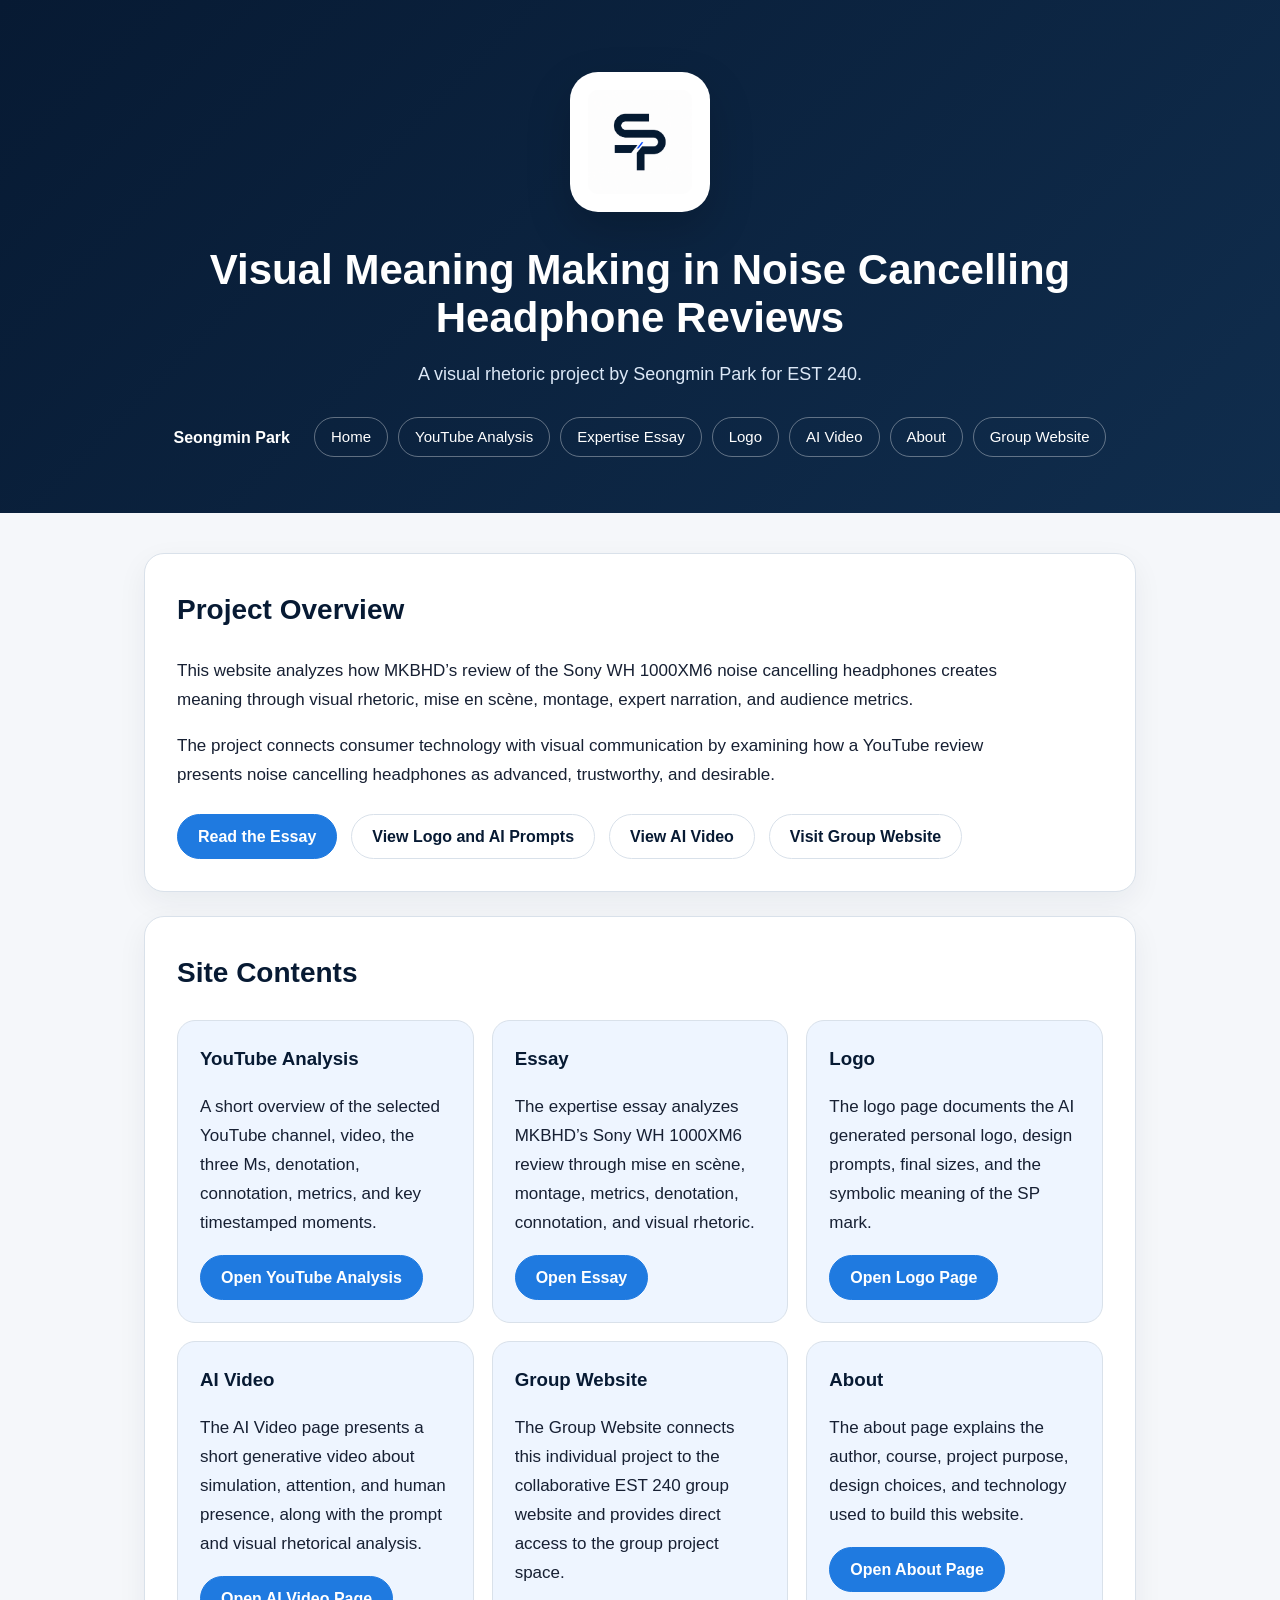
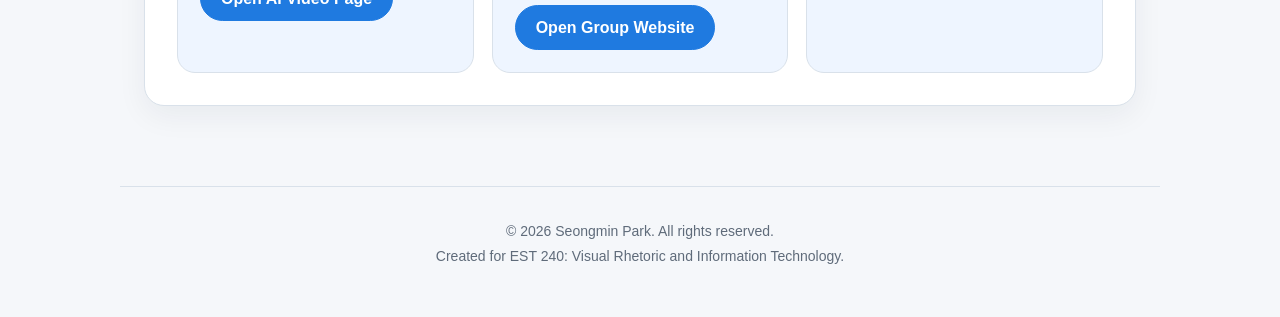
<file: index.html>
<!DOCTYPE html>
<html lang="en">
<head>
  <meta charset="UTF-8">
  <meta name="viewport" content="width=device-width, initial-scale=1.0">
  <title>Seongmin Park | EST 240</title>
  <link rel="stylesheet" href="style.css">
</head>
<body>
  <header class="home-hero">
    <div class="hero-content">
      <img src="logo-final.png" alt="Seongmin Park SP logo" class="hero-logo">

      <h1>Visual Meaning Making in Noise Cancelling Headphone Reviews</h1>
      <p>A visual rhetoric project by Seongmin Park for EST 240.</p>

      <nav>
        <div class="site-name">Seongmin Park</div>

        <div class="nav-links">
          <a href="index.html">Home</a>
          <a href="youtube-analysis.html">YouTube Analysis</a>
          <a href="essay.html">Expertise Essay</a>
          <a href="logo.html">Logo</a>
          <a href="ai-video.html">AI Video</a>
          <a href="about.html">About</a>
          <a href="https://ericshpark.github.io/dyskei/index.html" target="_blank" rel="noopener">Group Website</a>
        </div>
      </nav>
    </div>
  </header>

  <main>
    <section>
      <h2>Project Overview</h2>
      <p>
        This website analyzes how MKBHD’s review of the Sony WH 1000XM6 noise cancelling headphones
        creates meaning through visual rhetoric, mise en scène, montage, expert narration, and audience metrics.
      </p>
      <p>
        The project connects consumer technology with visual communication by examining how a YouTube review
        presents noise cancelling headphones as advanced, trustworthy, and desirable.
      </p>

      <div class="button-row">
        <a class="button" href="essay.html">Read the Essay</a>
        <a class="button secondary" href="logo.html">View Logo and AI Prompts</a>
        <a class="button secondary" href="ai-video.html">View AI Video</a>
        <a class="button secondary" href="https://ericshpark.github.io/dyskei/index.html" target="_blank" rel="noopener">Visit Group Website</a>
      </div>
    </section>

    <section>
      <h2>Site Contents</h2>

      <div class="card-grid">
        <div class="card">
          <h3>YouTube Analysis</h3>
          <p>
            A short overview of the selected YouTube channel, video, the three Ms, denotation, connotation,
            metrics, and key timestamped moments.
          </p>
          <a href="youtube-analysis.html">Open YouTube Analysis</a>
        </div>

        <div class="card">
          <h3>Essay</h3>
          <p>
            The expertise essay analyzes MKBHD’s Sony WH 1000XM6 review through mise en scène,
            montage, metrics, denotation, connotation, and visual rhetoric.
          </p>
          <a href="essay.html">Open Essay</a>
        </div>

        <div class="card">
          <h3>Logo</h3>
          <p>
            The logo page documents the AI generated personal logo, design prompts, final sizes,
            and the symbolic meaning of the SP mark.
          </p>
          <a href="logo.html">Open Logo Page</a>
        </div>

        <div class="card">
          <h3>AI Video</h3>
          <p>
            The AI Video page presents a short generative video about simulation, attention,
            and human presence, along with the prompt and visual rhetorical analysis.
          </p>
          <a href="ai-video.html">Open AI Video Page</a>
        </div>

        <div class="card">
          <h3>Group Website</h3>
          <p>
            The Group Website connects this individual project to the collaborative EST 240
            group website and provides direct access to the group project space.
          </p>
          <a href="https://ericshpark.github.io/dyskei/index.html" target="_blank" rel="noopener">Open Group Website</a>
        </div>

        <div class="card">
          <h3>About</h3>
          <p>
            The about page explains the author, course, project purpose, design choices,
            and technology used to build this website.
          </p>
          <a href="about.html">Open About Page</a>
        </div>
      </div>
    </section>
  </main>

  <footer>
    <p>&copy; 2026 Seongmin Park. All rights reserved.</p>
    <p>Created for EST 240: Visual Rhetoric and Information Technology.</p>
  </footer>

  <script data-goatcounter="https://seongminpark.goatcounter.com/count"
          async src="https://gc.zgo.at/count.js"></script>
</body>
</html>
</file>
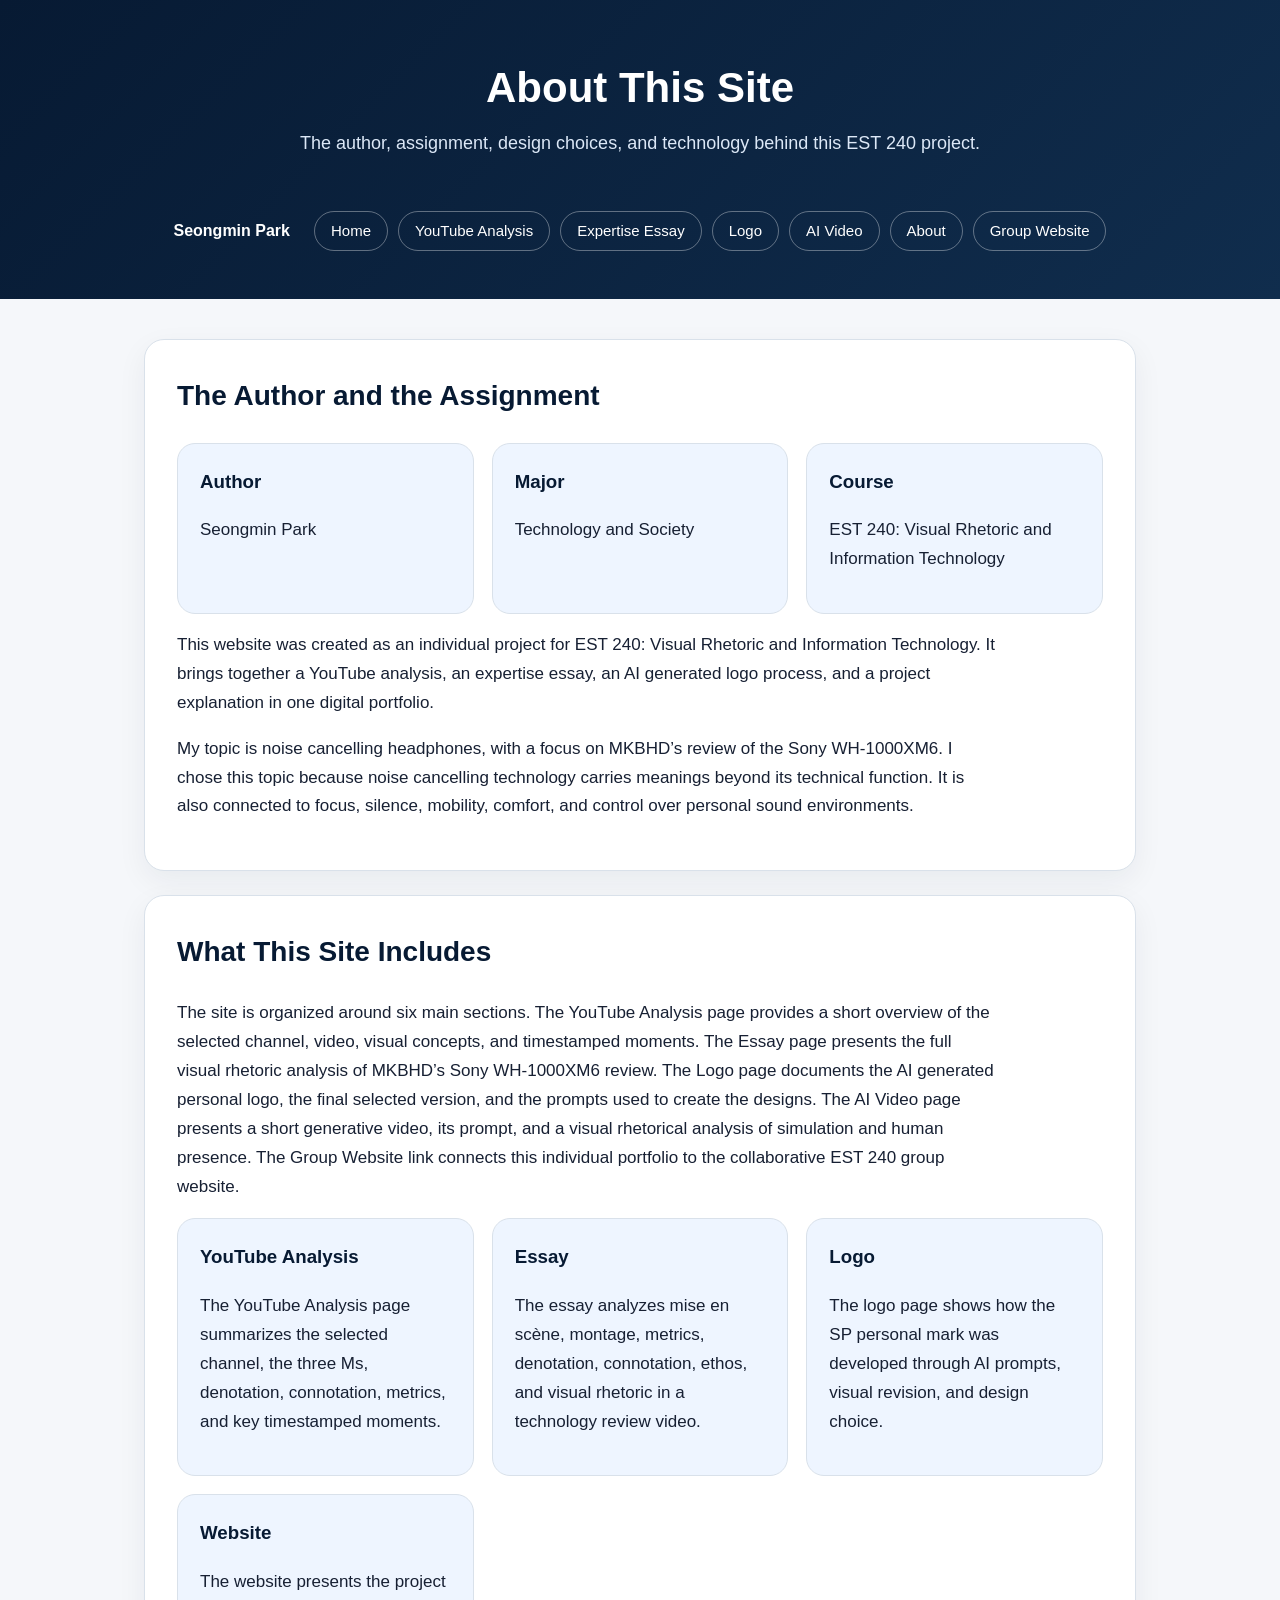
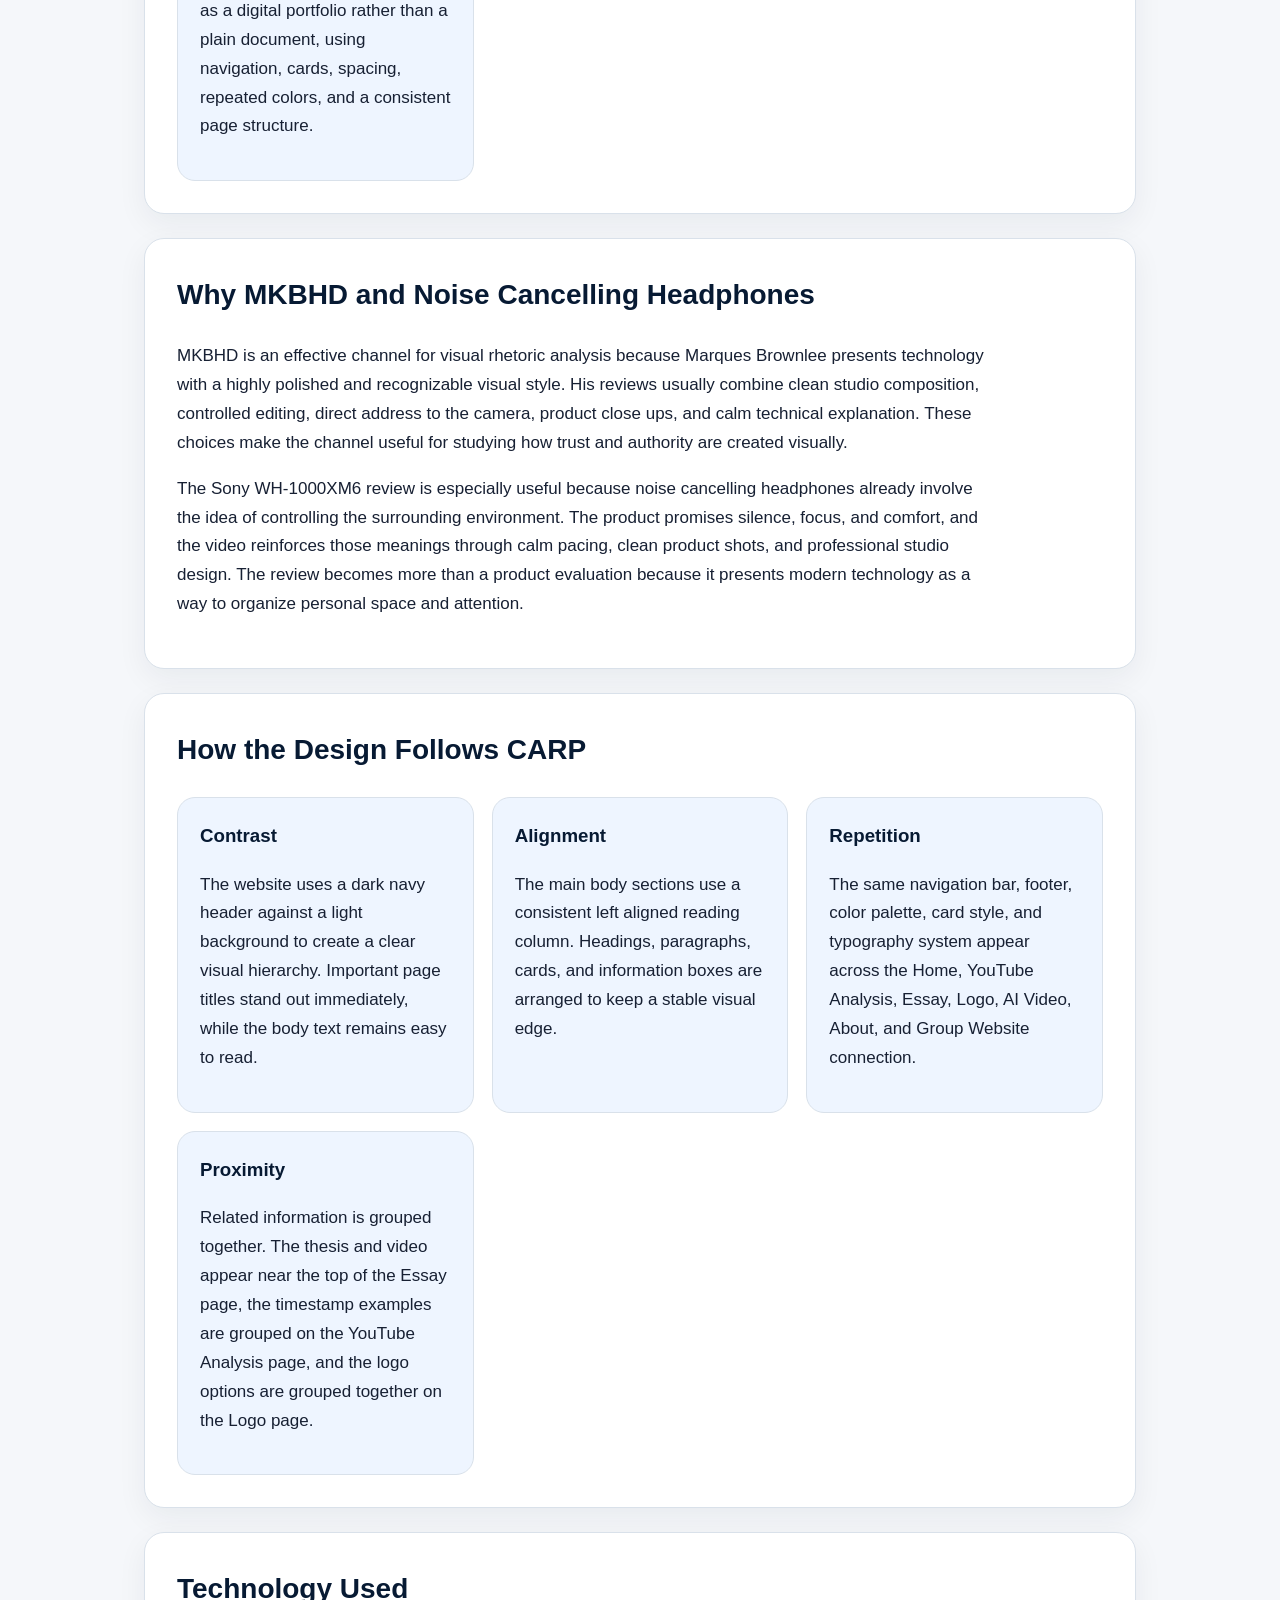
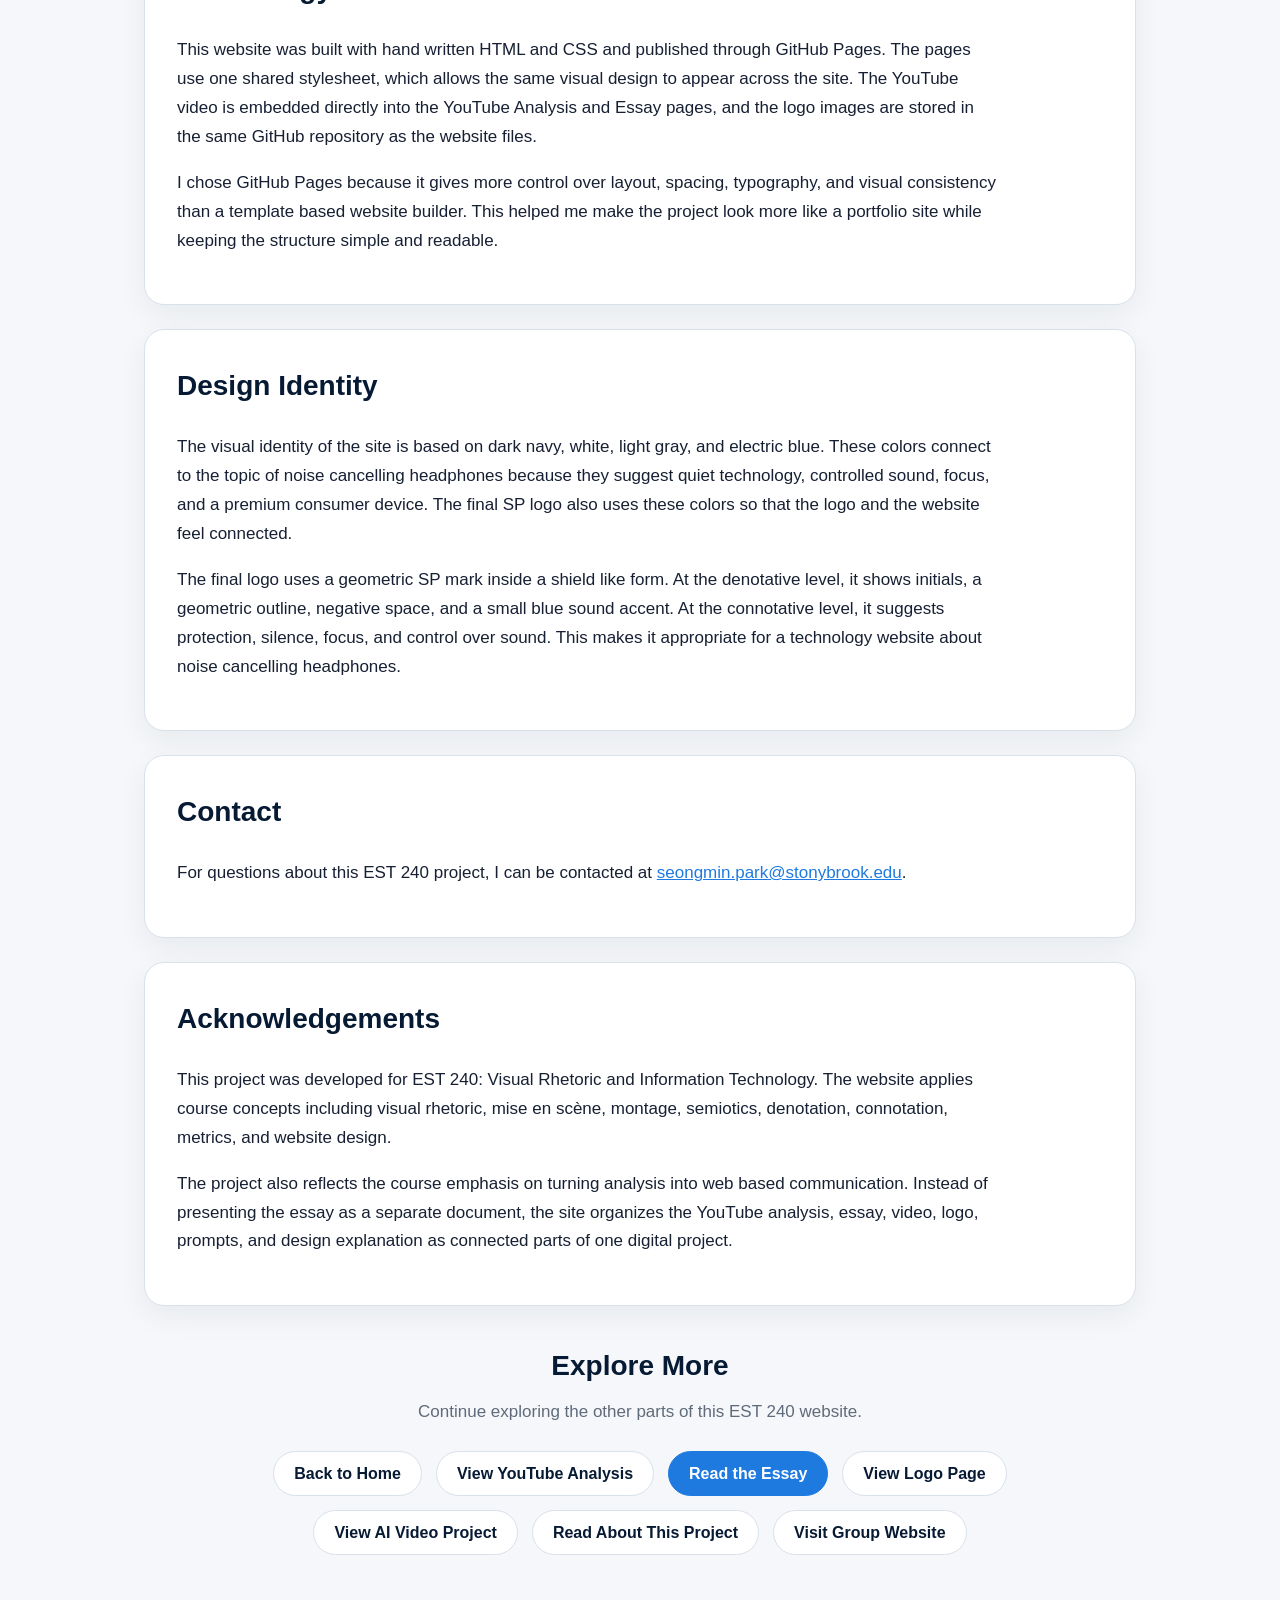
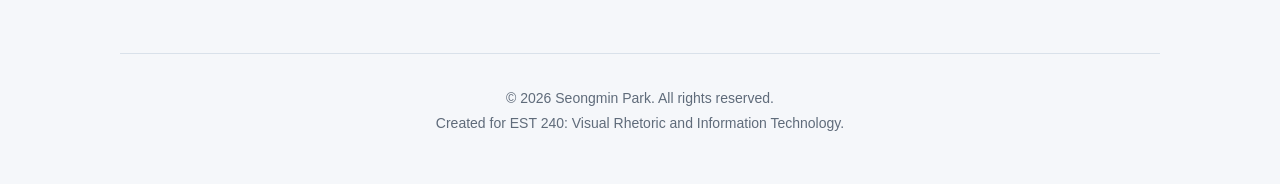
<file: about.html>
<!DOCTYPE html>
<html lang="en">
<head>
  <meta charset="UTF-8">
  <meta name="viewport" content="width=device-width, initial-scale=1.0">
  <title>About | Seongmin Park EST 240</title>
  <link rel="stylesheet" href="style.css">
</head>
<body>
  <header id="top">
    <h1>About This Site</h1>
    <p>The author, assignment, design choices, and technology behind this EST 240 project.</p>

   <nav>
<nav>
  <div class="site-name">Seongmin Park</div>

  <div class="nav-links">
    <a href="index.html">Home</a>
    <a href="youtube-analysis.html">YouTube Analysis</a>
    <a href="essay.html">Expertise Essay</a>
    <a href="logo.html">Logo</a>
    <a href="ai-video.html">AI Video</a>
    <a href="about.html">About</a>
    <a href="https://ericshpark.github.io/dyskei/index.html" target="_blank" rel="noopener">Group Website</a>
  </div>
</nav>
  </header>

  <main>
    <section>
      <h2>The Author and the Assignment</h2>

      <div class="card-grid">
        <div class="card">
          <h3>Author</h3>
          <p>Seongmin Park</p>
        </div>

        <div class="card">
          <h3>Major</h3>
          <p>Technology and Society</p>
        </div>

        <div class="card">
          <h3>Course</h3>
          <p>EST 240: Visual Rhetoric and Information Technology</p>
        </div>
      </div>

      <p>
        This website was created as an individual project for EST 240: Visual Rhetoric and Information Technology.
        It brings together a YouTube analysis, an expertise essay, an AI generated logo process, and a project explanation
        in one digital portfolio.
      </p>

      <p>
        My topic is noise cancelling headphones, with a focus on MKBHD’s review of the Sony WH-1000XM6. I chose this topic
        because noise cancelling technology carries meanings beyond its technical function. It is also connected to focus,
        silence, mobility, comfort, and control over personal sound environments.
      </p>
    </section>

    <section>
      <h2>What This Site Includes</h2>

      <p>
The site is organized around six main sections. The YouTube Analysis page provides a short overview of the selected
  channel, video, visual concepts, and timestamped moments. The Essay page presents the full visual rhetoric analysis
  of MKBHD’s Sony WH-1000XM6 review. The Logo page documents the AI generated personal logo, the final selected version,
  and the prompts used to create the designs. The AI Video page presents a short generative video, its prompt, and a
  visual rhetorical analysis of simulation and human presence. The Group Website link connects this individual portfolio
  to the collaborative EST 240 group website.
      </p>

      <div class="card-grid">
        <div class="card">
          <h3>YouTube Analysis</h3>
          <p>
            The YouTube Analysis page summarizes the selected channel, the three Ms, denotation, connotation, metrics,
            and key timestamped moments.
          </p>
        </div>

        <div class="card">
          <h3>Essay</h3>
          <p>
            The essay analyzes mise en scène, montage, metrics, denotation, connotation, ethos, and visual rhetoric in
            a technology review video.
          </p>
        </div>

        <div class="card">
          <h3>Logo</h3>
          <p>
            The logo page shows how the SP personal mark was developed through AI prompts, visual revision, and design choice.
          </p>
        </div>

        <div class="card">
          <h3>Website</h3>
          <p>
            The website presents the project as a digital portfolio rather than a plain document, using navigation, cards,
            spacing, repeated colors, and a consistent page structure.
          </p>
        </div>
      </div>
    </section>

    <section>
      <h2>Why MKBHD and Noise Cancelling Headphones</h2>

      <p>
        MKBHD is an effective channel for visual rhetoric analysis because Marques Brownlee presents technology with a highly
        polished and recognizable visual style. His reviews usually combine clean studio composition, controlled editing,
        direct address to the camera, product close ups, and calm technical explanation. These choices make the channel useful
        for studying how trust and authority are created visually.
      </p>

      <p>
        The Sony WH-1000XM6 review is especially useful because noise cancelling headphones already involve the idea of
        controlling the surrounding environment. The product promises silence, focus, and comfort, and the video reinforces
        those meanings through calm pacing, clean product shots, and professional studio design. The review becomes more
        than a product evaluation because it presents modern technology as a way to organize personal space and attention.
      </p>
    </section>

    <section>
      <h2>How the Design Follows CARP</h2>

      <div class="card-grid">
        <div class="card">
          <h3>Contrast</h3>
          <p>
            The website uses a dark navy header against a light background to create a clear visual hierarchy. Important
            page titles stand out immediately, while the body text remains easy to read.
          </p>
        </div>

        <div class="card">
          <h3>Alignment</h3>
          <p>
            The main body sections use a consistent left aligned reading column. Headings, paragraphs, cards, and information
            boxes are arranged to keep a stable visual edge.
          </p>
        </div>

        <div class="card">
          <h3>Repetition</h3>
          <p>
  The same navigation bar, footer, color palette, card style, and typography system appear across the Home,
  YouTube Analysis, Essay, Logo, AI Video, About, and Group Website connection.
          </p>
        </div>

        <div class="card">
          <h3>Proximity</h3>
          <p>
            Related information is grouped together. The thesis and video appear near the top of the Essay page, the timestamp
            examples are grouped on the YouTube Analysis page, and the logo options are grouped together on the Logo page.
          </p>
        </div>
      </div>
    </section>

       <section>
      <h2>Technology Used</h2>

      <p>
        This website was built with hand written HTML and CSS and published through GitHub Pages. The pages use one shared
        stylesheet, which allows the same visual design to appear across the site. The YouTube video is embedded directly
        into the YouTube Analysis and Essay pages, and the logo images are stored in the same GitHub repository as the website files.
      </p>

      <p>
        I chose GitHub Pages because it gives more control over layout, spacing, typography, and visual consistency than a
        template based website builder. This helped me make the project look more like a portfolio site while keeping the
        structure simple and readable.
      </p>
    </section>

    <section>
      <h2>Design Identity</h2>

      <p>
        The visual identity of the site is based on dark navy, white, light gray, and electric blue. These colors connect to
        the topic of noise cancelling headphones because they suggest quiet technology, controlled sound, focus, and a premium
        consumer device. The final SP logo also uses these colors so that the logo and the website feel connected.
      </p>

      <p>
        The final logo uses a geometric SP mark inside a shield like form. At the denotative level, it shows initials, a
        geometric outline, negative space, and a small blue sound accent. At the connotative level, it suggests protection,
        silence, focus, and control over sound. This makes it appropriate for a technology website about noise cancelling
        headphones.
      </p>
    </section>

    <section>
      <h2>Contact</h2>
      <p>
        For questions about this EST 240 project, I can be contacted at
        <a href="mailto:seongmin.park@stonybrook.edu">seongmin.park@stonybrook.edu</a>.
      </p>
    </section>

    <section>
      <h2>Acknowledgements</h2>

      <p>
        This project was developed for EST 240: Visual Rhetoric and Information Technology. The website applies course concepts
        including visual rhetoric, mise en scène, montage, semiotics, denotation, connotation, metrics, and website design.
      </p>

      <p>
        The project also reflects the course emphasis on turning analysis into web based communication. Instead of presenting
        the essay as a separate document, the site organizes the YouTube analysis, essay, video, logo, prompts, and design
        explanation as connected parts of one digital project.
      </p>
    </section>

<section class="page-navigation">
  <h2>Explore More</h2>
  <p>Continue exploring the other parts of this EST 240 website.</p>

  <div class="button-row">
    <a class="button secondary" href="index.html">Back to Home</a>
    <a class="button secondary" href="youtube-analysis.html">View YouTube Analysis</a>
    <a class="button" href="essay.html">Read the Essay</a>
    <a class="button secondary" href="logo.html">View Logo Page</a>
    <a class="button secondary" href="ai-video.html">View AI Video Project</a>
    <a class="button secondary" href="about.html">Read About This Project</a>
    <a class="button secondary" href="https://ericshpark.github.io/dyskei/index.html" target="_blank" rel="noopener">Visit Group Website</a>
  </div>
</section>
  </main>

  <footer>
    <p>&copy; 2026 Seongmin Park. All rights reserved.</p>
    <p>Created for EST 240: Visual Rhetoric and Information Technology.</p>
  </footer>
    <script data-goatcounter="https://seongminpark.goatcounter.com/count"
          async src="https://gc.zgo.at/count.js"></script>
</body>
</html>
</file>
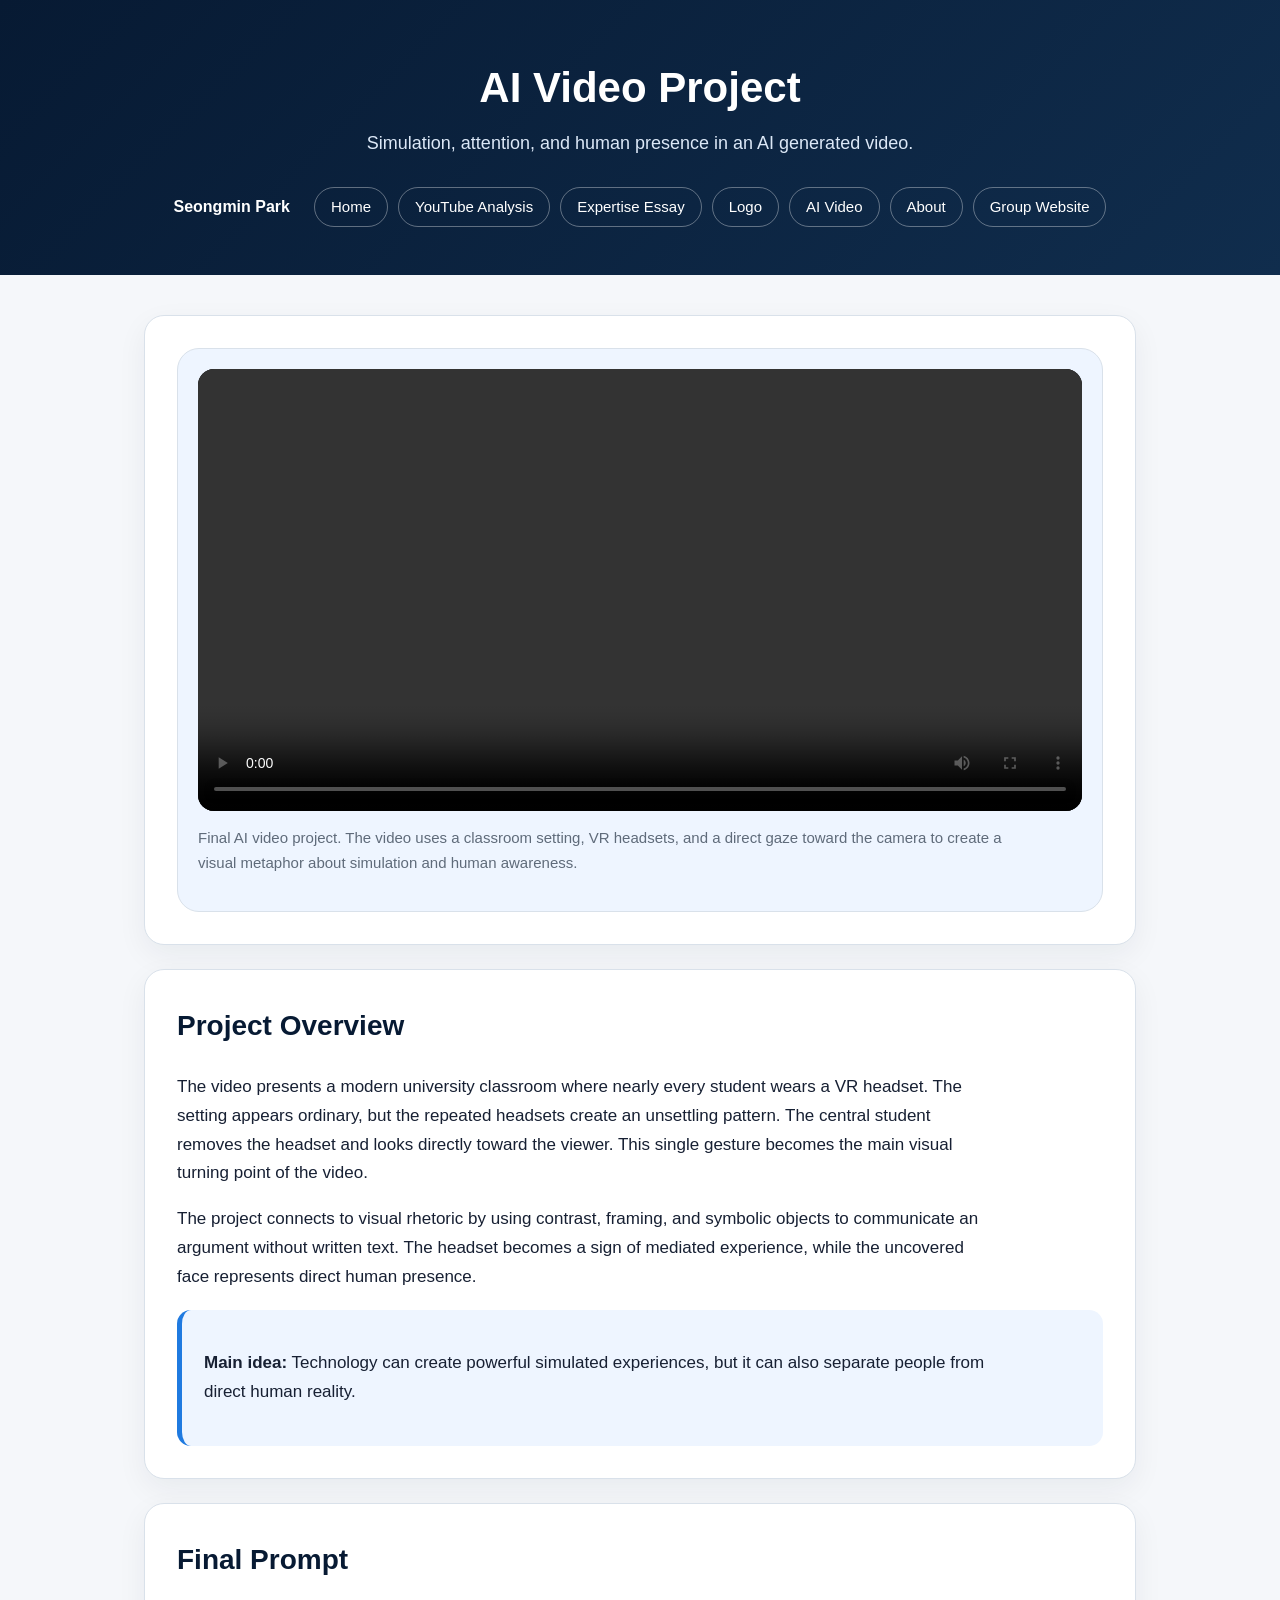
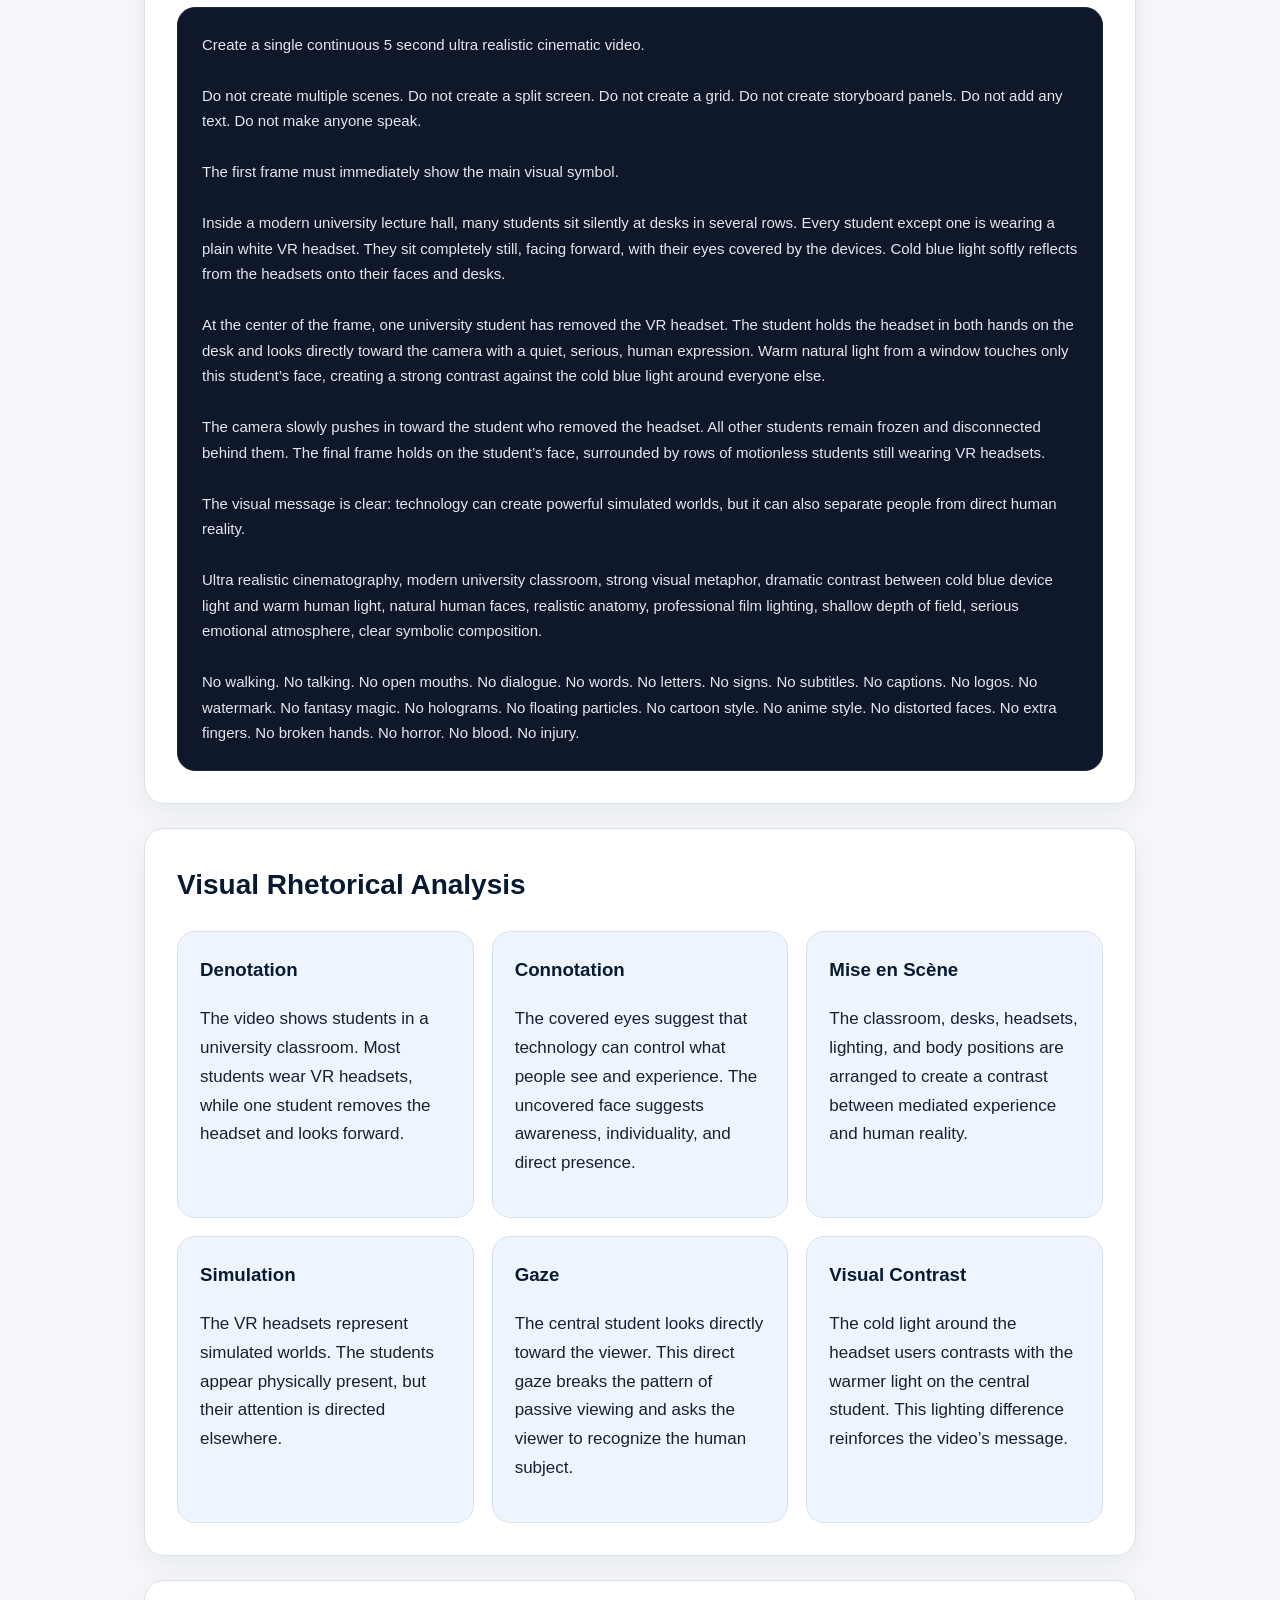
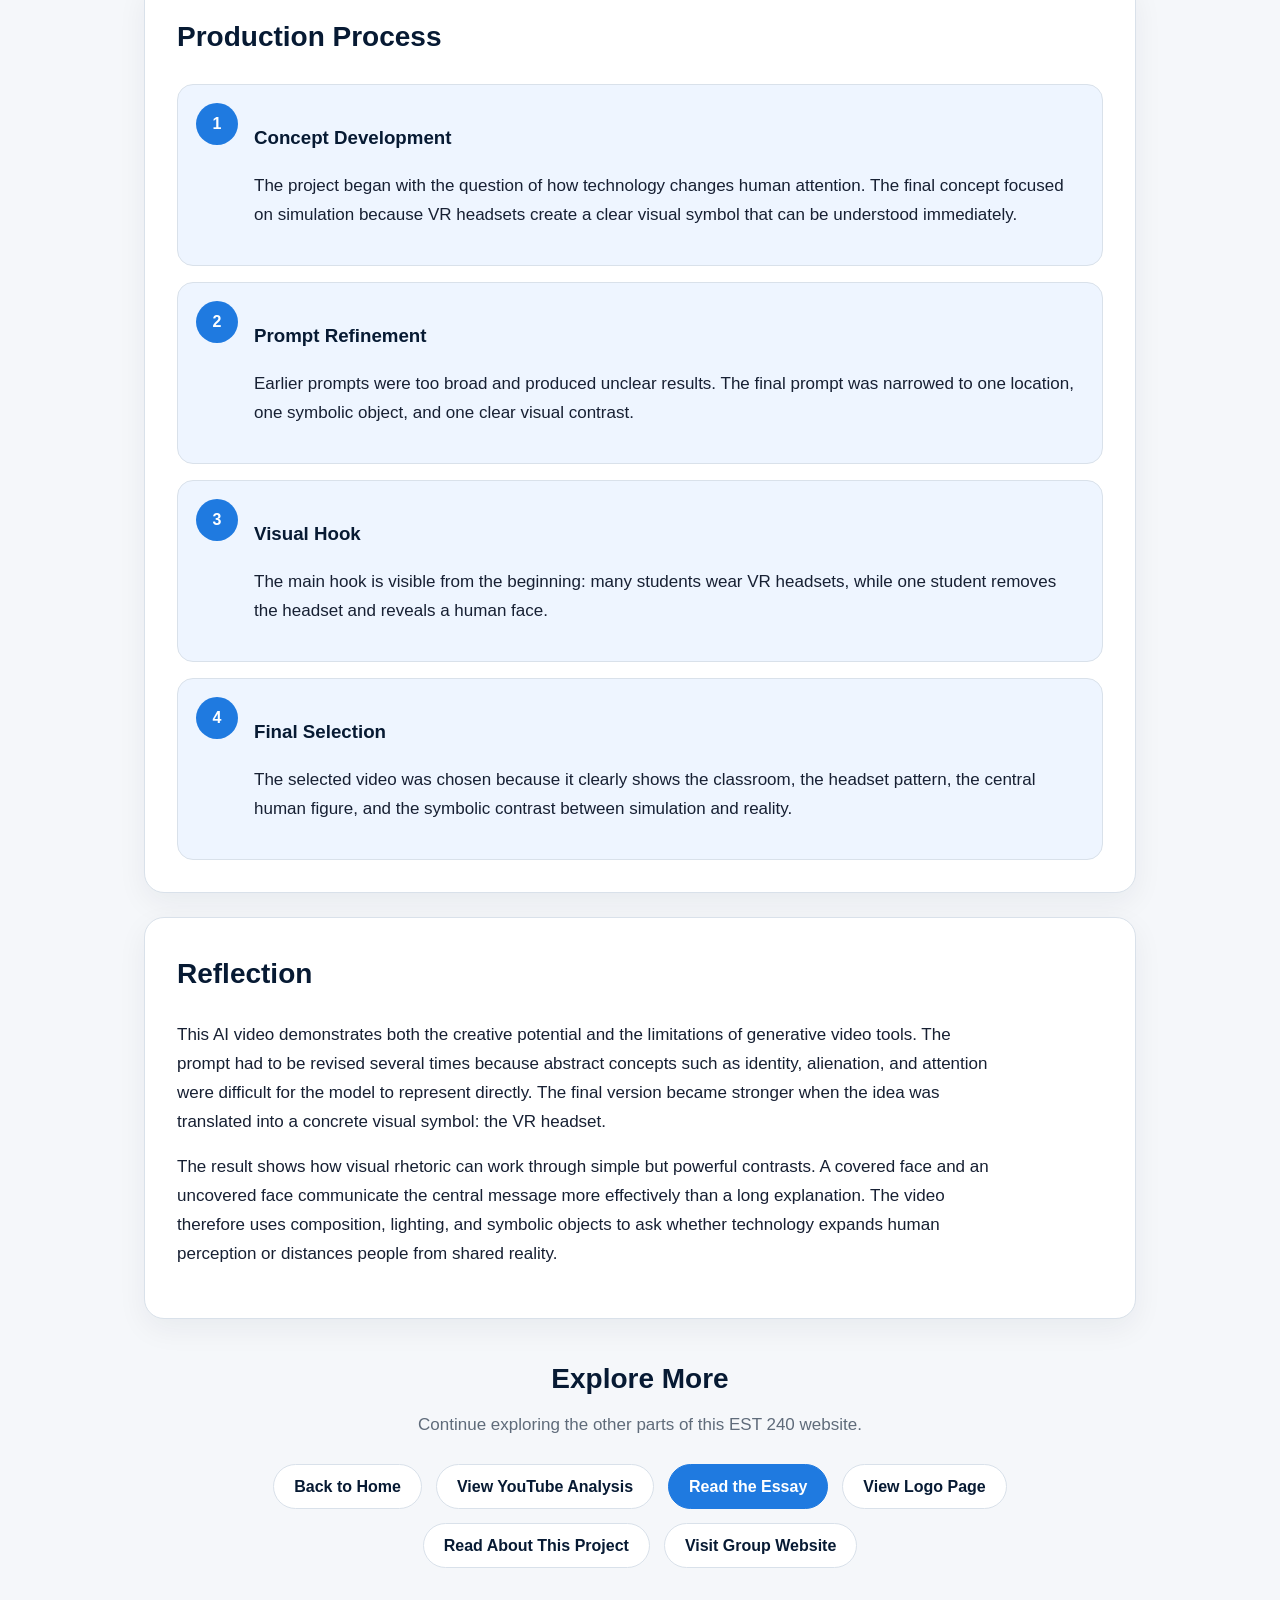
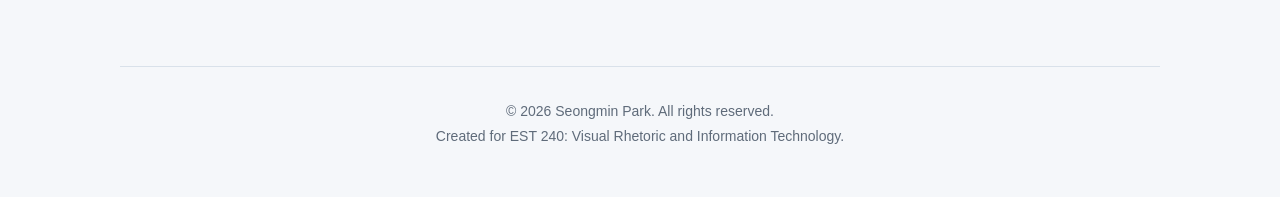
<file: ai-video.html>
<!DOCTYPE html>
<html lang="en">
<head>
  <meta charset="UTF-8">
  <meta name="viewport" content="width=device-width, initial-scale=1.0">
  <title>AI Video Project | Seongmin Park EST 240</title>
  <link rel="stylesheet" href="style.css">
</head>
<body>
  <header id="top">
    <h1>AI Video Project</h1>
    <p>Simulation, attention, and human presence in an AI generated video.</p>

    <nav>
      <div class="site-name">Seongmin Park</div>

      <div class="nav-links">
        <a href="index.html">Home</a>
        <a href="youtube-analysis.html">YouTube Analysis</a>
        <a href="essay.html">Expertise Essay</a>
        <a href="logo.html">Logo</a>
        <a href="ai-video.html">AI Video</a>
        <a href="about.html">About</a>
        <a href="https://ericshpark.github.io/dyskei/index.html" target="_blank" rel="noopener">Group Website</a>
      </div>
    </nav>
  </header>

  <main>
    <section>
      <div class="video-card">
        <video controls preload="metadata">
          <source src="ai-video.mp4" type="video/mp4">
          Your browser does not support the video tag.
        </video>

        <p class="caption">
          Final AI video project. The video uses a classroom setting, VR headsets, and a direct
          gaze toward the camera to create a visual metaphor about simulation and human awareness.
        </p>
      </div>
    </section>

    <section>
      <h2>Project Overview</h2>
      <p>
        The video presents a modern university classroom where nearly every student wears a
        VR headset. The setting appears ordinary, but the repeated headsets create an unsettling
        pattern. The central student removes the headset and looks directly toward the viewer.
        This single gesture becomes the main visual turning point of the video.
      </p>

      <p>
        The project connects to visual rhetoric by using contrast, framing, and symbolic objects
        to communicate an argument without written text. The headset becomes a sign of mediated
        experience, while the uncovered face represents direct human presence.
      </p>

      <div class="highlight">
        <p>
          <strong>Main idea:</strong> Technology can create powerful simulated experiences, but it
          can also separate people from direct human reality.
        </p>
      </div>
    </section>

    <section>
      <h2>Final Prompt</h2>

      <div class="prompt-box">Create a single continuous 5 second ultra realistic cinematic video.

Do not create multiple scenes. Do not create a split screen. Do not create a grid. Do not create storyboard panels. Do not add any text. Do not make anyone speak.

The first frame must immediately show the main visual symbol.

Inside a modern university lecture hall, many students sit silently at desks in several rows. Every student except one is wearing a plain white VR headset. They sit completely still, facing forward, with their eyes covered by the devices. Cold blue light softly reflects from the headsets onto their faces and desks.

At the center of the frame, one university student has removed the VR headset. The student holds the headset in both hands on the desk and looks directly toward the camera with a quiet, serious, human expression. Warm natural light from a window touches only this student’s face, creating a strong contrast against the cold blue light around everyone else.

The camera slowly pushes in toward the student who removed the headset. All other students remain frozen and disconnected behind them. The final frame holds on the student’s face, surrounded by rows of motionless students still wearing VR headsets.

The visual message is clear: technology can create powerful simulated worlds, but it can also separate people from direct human reality.

Ultra realistic cinematography, modern university classroom, strong visual metaphor, dramatic contrast between cold blue device light and warm human light, natural human faces, realistic anatomy, professional film lighting, shallow depth of field, serious emotional atmosphere, clear symbolic composition.

No walking. No talking. No open mouths. No dialogue. No words. No letters. No signs. No subtitles. No captions. No logos. No watermark. No fantasy magic. No holograms. No floating particles. No cartoon style. No anime style. No distorted faces. No extra fingers. No broken hands. No horror. No blood. No injury.</div>
    </section>

    <section>
      <h2>Visual Rhetorical Analysis</h2>

      <div class="card-grid">
        <div class="card">
          <h3>Denotation</h3>
          <p>
            The video shows students in a university classroom. Most students wear VR headsets,
            while one student removes the headset and looks forward.
          </p>
        </div>

        <div class="card">
          <h3>Connotation</h3>
          <p>
            The covered eyes suggest that technology can control what people see and experience.
            The uncovered face suggests awareness, individuality, and direct presence.
          </p>
        </div>

        <div class="card">
          <h3>Mise en Scène</h3>
          <p>
            The classroom, desks, headsets, lighting, and body positions are arranged to create
            a contrast between mediated experience and human reality.
          </p>
        </div>

        <div class="card">
          <h3>Simulation</h3>
          <p>
            The VR headsets represent simulated worlds. The students appear physically present,
            but their attention is directed elsewhere.
          </p>
        </div>

        <div class="card">
          <h3>Gaze</h3>
          <p>
            The central student looks directly toward the viewer. This direct gaze breaks the
            pattern of passive viewing and asks the viewer to recognize the human subject.
          </p>
        </div>

        <div class="card">
          <h3>Visual Contrast</h3>
          <p>
            The cold light around the headset users contrasts with the warmer light on the
            central student. This lighting difference reinforces the video’s message.
          </p>
        </div>
      </div>
    </section>

    <section>
      <h2>Production Process</h2>

      <div class="process-list">
        <div class="process-item">
          <div class="number">1</div>
          <div>
            <h3>Concept Development</h3>
            <p>
              The project began with the question of how technology changes human attention.
              The final concept focused on simulation because VR headsets create a clear visual
              symbol that can be understood immediately.
            </p>
          </div>
        </div>

        <div class="process-item">
          <div class="number">2</div>
          <div>
            <h3>Prompt Refinement</h3>
            <p>
              Earlier prompts were too broad and produced unclear results. The final prompt was
              narrowed to one location, one symbolic object, and one clear visual contrast.
            </p>
          </div>
        </div>

        <div class="process-item">
          <div class="number">3</div>
          <div>
            <h3>Visual Hook</h3>
            <p>
              The main hook is visible from the beginning: many students wear VR headsets, while
              one student removes the headset and reveals a human face.
            </p>
          </div>
        </div>

        <div class="process-item">
          <div class="number">4</div>
          <div>
            <h3>Final Selection</h3>
            <p>
              The selected video was chosen because it clearly shows the classroom, the headset
              pattern, the central human figure, and the symbolic contrast between simulation
              and reality.
            </p>
          </div>
        </div>
      </div>
    </section>

    <section>
      <h2>Reflection</h2>

      <p>
        This AI video demonstrates both the creative potential and the limitations of generative
        video tools. The prompt had to be revised several times because abstract concepts such as
        identity, alienation, and attention were difficult for the model to represent directly.
        The final version became stronger when the idea was translated into a concrete visual
        symbol: the VR headset.
      </p>

      <p>
        The result shows how visual rhetoric can work through simple but powerful contrasts.
        A covered face and an uncovered face communicate the central message more effectively
        than a long explanation. The video therefore uses composition, lighting, and symbolic
        objects to ask whether technology expands human perception or distances people from
        shared reality.
      </p>
    </section>

    <section class="page-navigation">
      <h2>Explore More</h2>
      <p>Continue exploring the other parts of this EST 240 website.</p>

      <div class="button-row">
        <a class="button secondary" href="index.html">Back to Home</a>
        <a class="button secondary" href="youtube-analysis.html">View YouTube Analysis</a>
        <a class="button" href="essay.html">Read the Essay</a>
        <a class="button secondary" href="logo.html">View Logo Page</a>
        <a class="button secondary" href="about.html">Read About This Project</a>
        <a class="button secondary" href="https://ericshpark.github.io/dyskei/index.html" target="_blank" rel="noopener">Visit Group Website</a>
      </div>
    </section>
  </main>

  <footer>
    <p>&copy; 2026 Seongmin Park. All rights reserved.</p>
    <p>Created for EST 240: Visual Rhetoric and Information Technology.</p>
  </footer>

  <script data-goatcounter="https://seongminpark.goatcounter.com/count"
          async src="https://gc.zgo.at/count.js"></script>
</body>
</html>
</file>
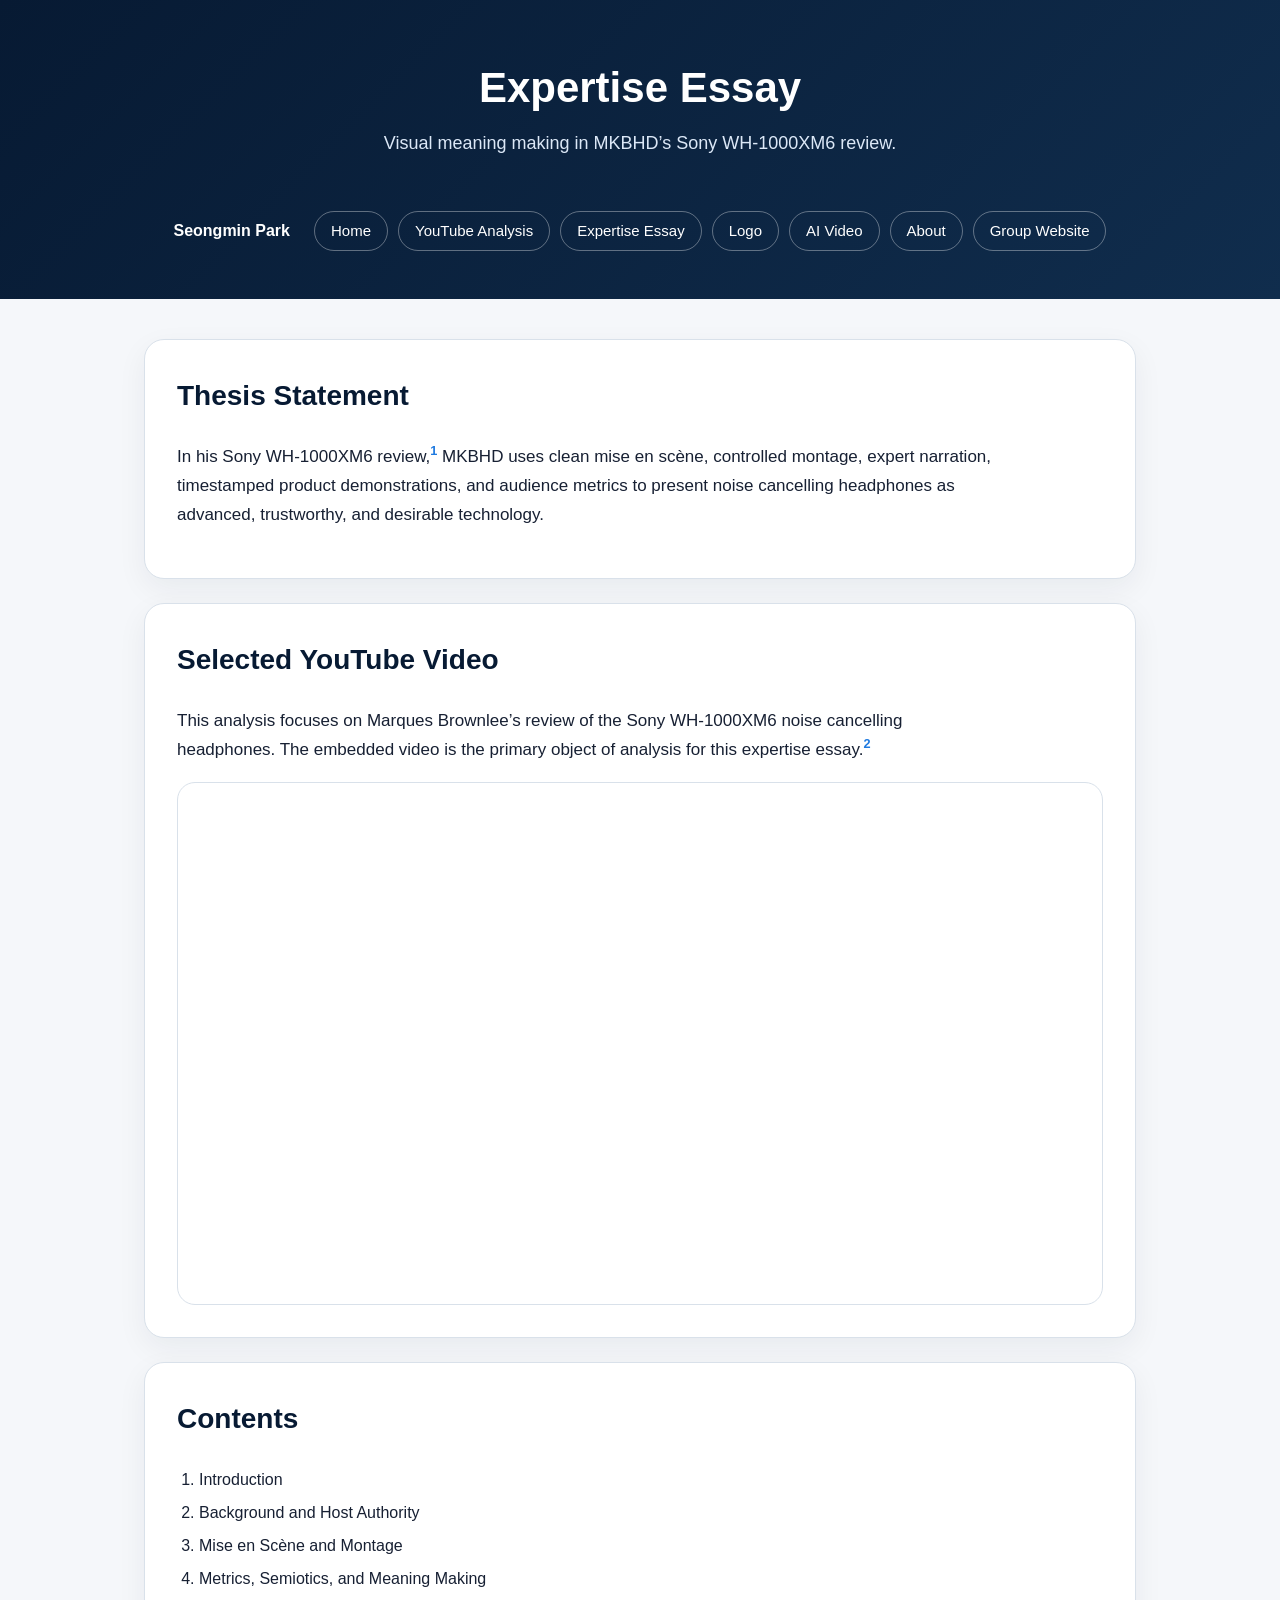
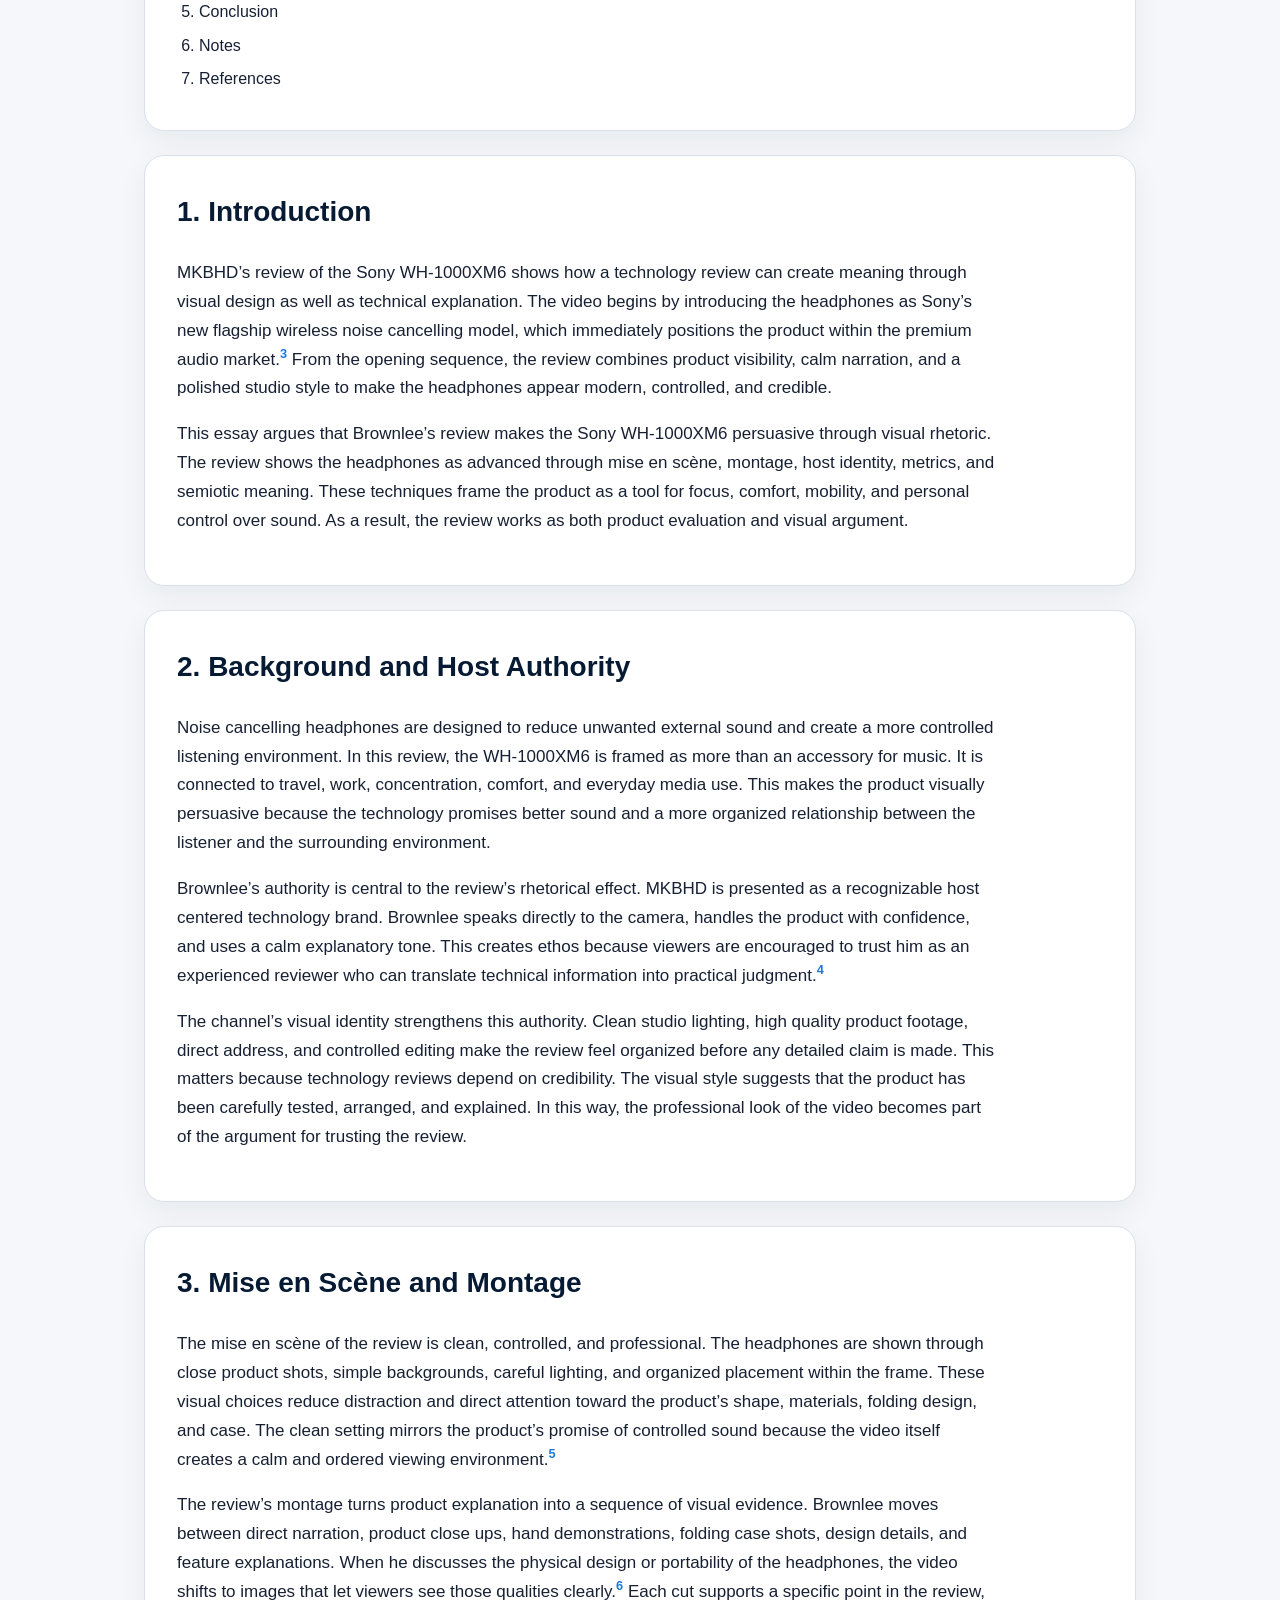
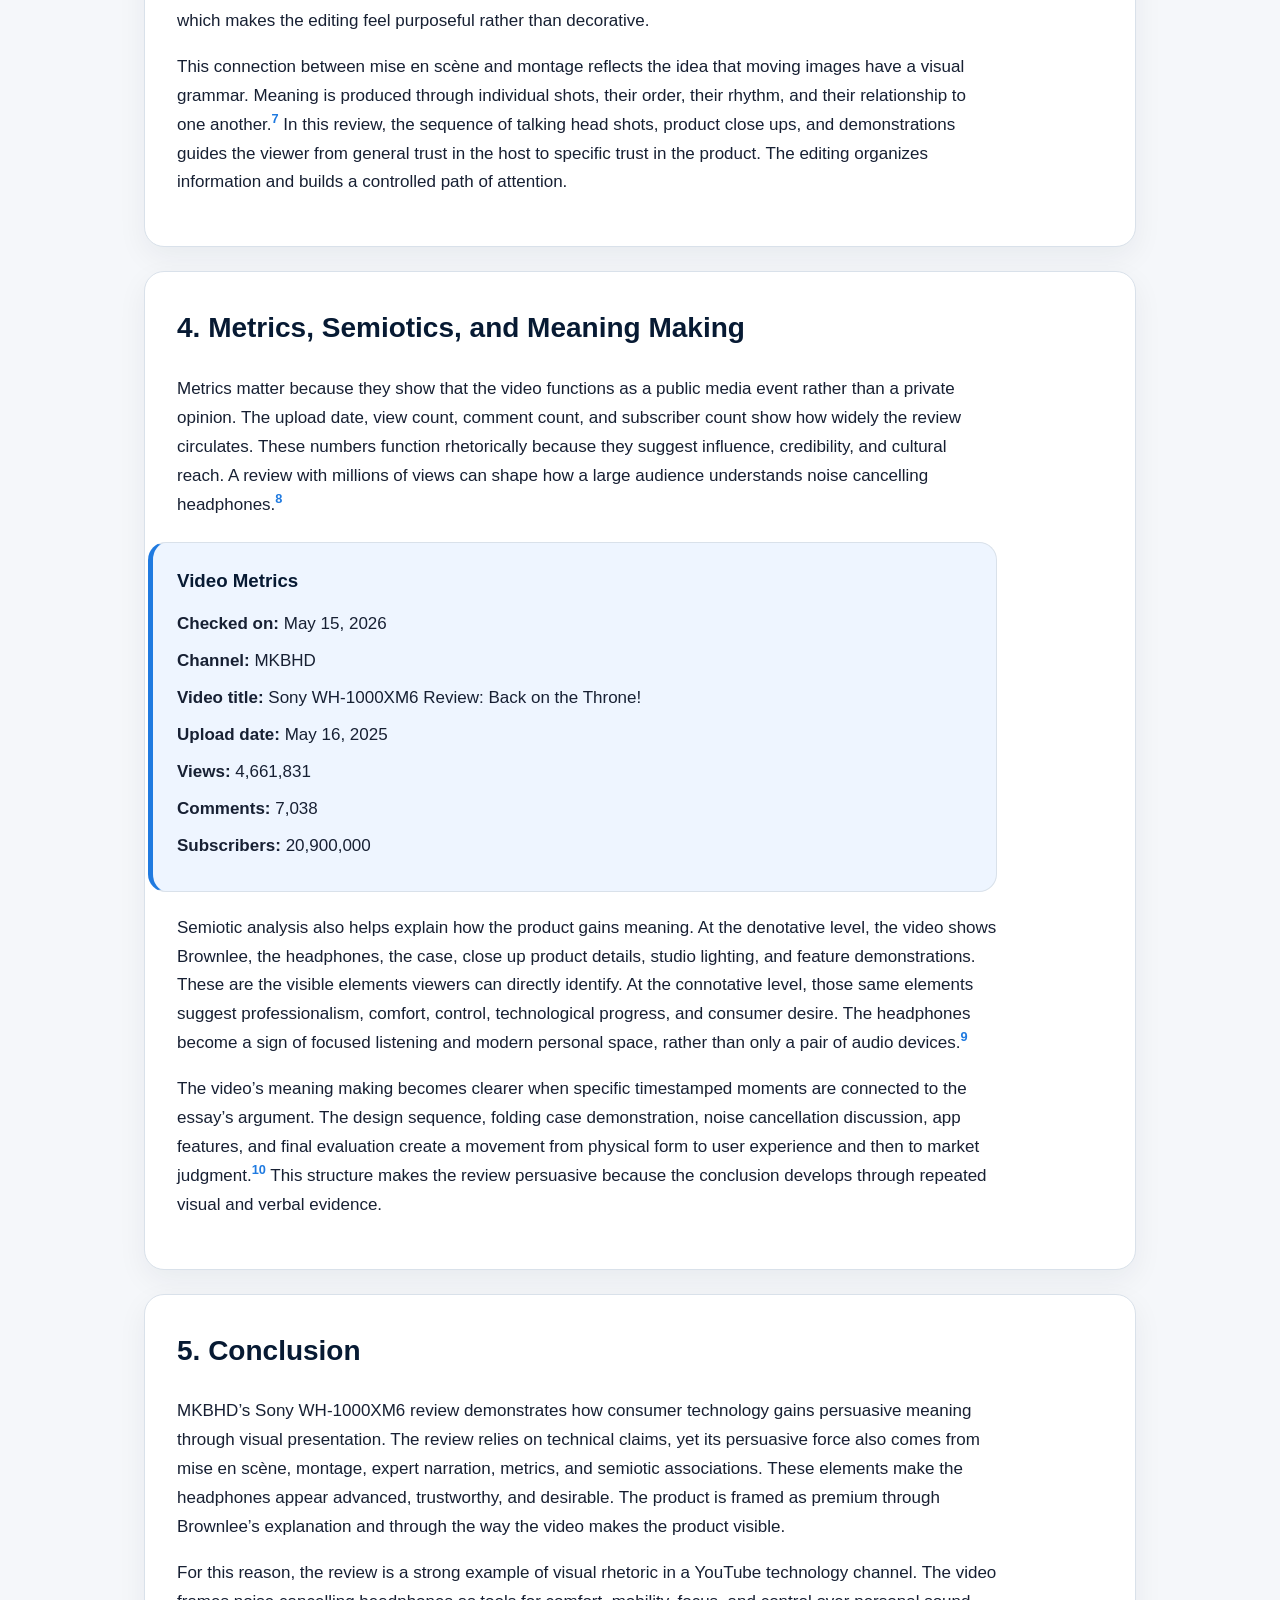
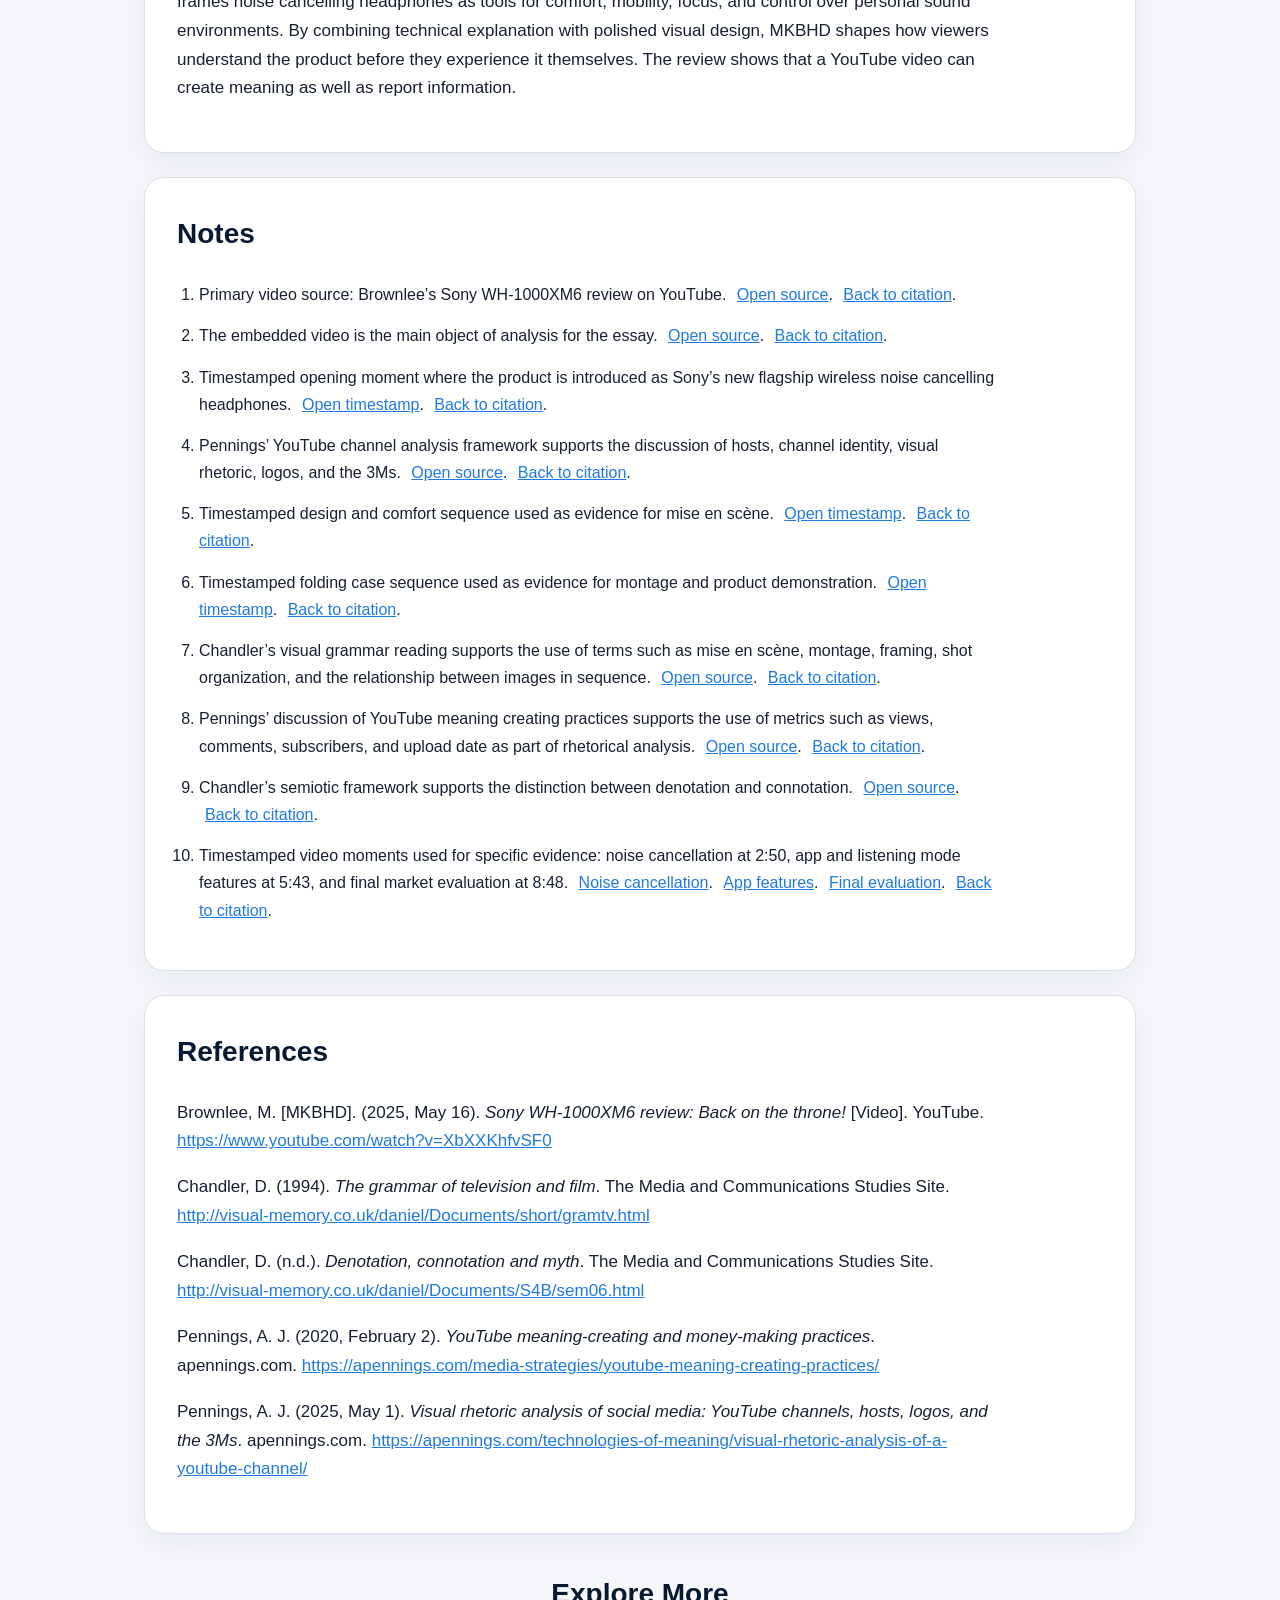
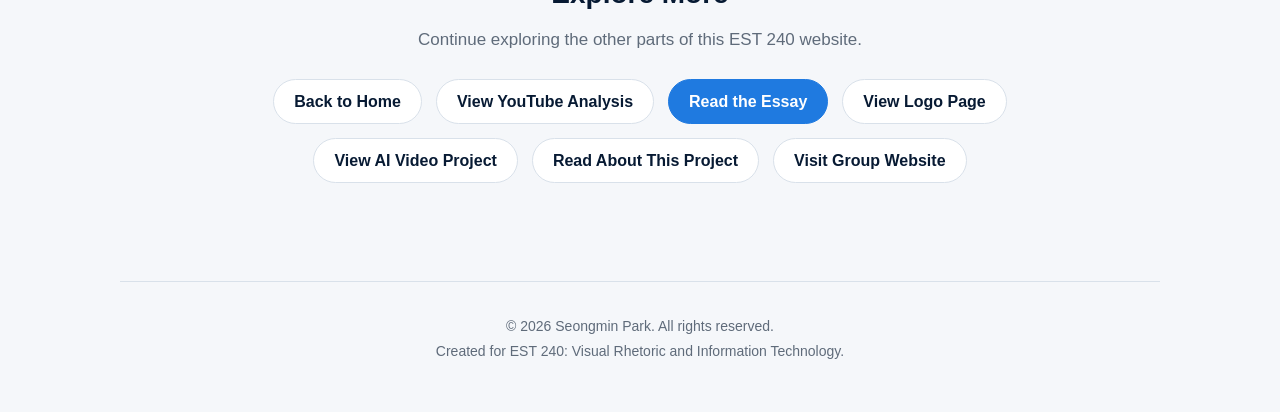
<file: essay.html>
<!DOCTYPE html>
<html lang="en">
<head>
  <meta charset="UTF-8">
  <meta name="viewport" content="width=device-width, initial-scale=1.0">
  <title>Essay | Seongmin Park EST 240</title>
  <link rel="stylesheet" href="style.css">
</head>
<body>
  <header id="top">
    <h1>Expertise Essay</h1>
    <p>Visual meaning making in MKBHD’s Sony WH-1000XM6 review.</p>

    <nav>
<nav>
  <div class="site-name">Seongmin Park</div>

  <div class="nav-links">
    <a href="index.html">Home</a>
    <a href="youtube-analysis.html">YouTube Analysis</a>
    <a href="essay.html">Expertise Essay</a>
    <a href="logo.html">Logo</a>
    <a href="ai-video.html">AI Video</a>
    <a href="about.html">About</a>
    <a href="https://ericshpark.github.io/dyskei/index.html" target="_blank" rel="noopener">Group Website</a>
  </div>
</nav>
  </header>

  <main>
    <section>
      <h2>Thesis Statement</h2>
      <p>
        In his Sony WH-1000XM6 review,<sup id="ref-note-1"><a href="#note-1">1</a></sup> MKBHD uses clean mise en scène,
        controlled montage, expert narration, timestamped product demonstrations, and audience metrics to present noise
        cancelling headphones as advanced, trustworthy, and desirable technology.
      </p>
    </section>

    <section>
      <h2>Selected YouTube Video</h2>
      <p>
        This analysis focuses on Marques Brownlee’s review of the Sony WH-1000XM6 noise cancelling headphones.
        The embedded video is the primary object of analysis for this expertise essay.<sup id="ref-note-2"><a href="#note-2">2</a></sup>
      </p>

      <div style="position: relative; padding-bottom: 56.25%; height: 0; overflow: hidden; border-radius: 18px; border: 1px solid #d9e1ea;">
        <iframe
          src="https://www.youtube.com/embed/XbXXKhfvSF0"
          title="Sony WH-1000XM6 Review: Back on the Throne"
          style="position: absolute; top: 0; left: 0; width: 100%; height: 100%; border: 0;"
          allow="accelerometer; autoplay; clipboard-write; encrypted-media; gyroscope; picture-in-picture; web-share"
          allowfullscreen>
        </iframe>
      </div>
    </section>

    <section>
      <h2>Contents</h2>
      <ol>
        <li>Introduction</li>
        <li>Background and Host Authority</li>
        <li>Mise en Scène and Montage</li>
        <li>Metrics, Semiotics, and Meaning Making</li>
        <li>Conclusion</li>
        <li>Notes</li>
        <li>References</li>
      </ol>
    </section>

    <section>
      <h2>1. Introduction</h2>

      <p>
        MKBHD’s review of the Sony WH-1000XM6 shows how a technology review can create meaning through visual design as well
        as technical explanation. The video begins by introducing the headphones as Sony’s new flagship wireless noise cancelling
        model, which immediately positions the product within the premium audio market.<sup id="ref-note-3"><a href="#note-3">3</a></sup>
        From the opening sequence, the review combines product visibility, calm narration, and a polished studio style to
        make the headphones appear modern, controlled, and credible.
      </p>

      <p>
        This essay argues that Brownlee’s review makes the Sony WH-1000XM6 persuasive through visual rhetoric. The review
        shows the headphones as advanced through mise en scène, montage, host identity, metrics, and semiotic meaning.
        These techniques frame the product as a tool for focus, comfort, mobility, and personal control over sound. As a result,
        the review works as both product evaluation and visual argument.
      </p>
    </section>

    <section>
      <h2>2. Background and Host Authority</h2>

      <p>
        Noise cancelling headphones are designed to reduce unwanted external sound and create a more controlled listening
        environment. In this review, the WH-1000XM6 is framed as more than an accessory for music. It is connected to travel,
        work, concentration, comfort, and everyday media use. This makes the product visually persuasive because the technology
        promises better sound and a more organized relationship between the listener and the surrounding environment.
      </p>

      <p>
        Brownlee’s authority is central to the review’s rhetorical effect. MKBHD is presented as a recognizable host centered
        technology brand. Brownlee speaks directly to the camera, handles the product with confidence, and uses a calm explanatory
        tone. This creates ethos because viewers are encouraged to trust him as an experienced reviewer who can translate
        technical information into practical judgment.<sup id="ref-note-4"><a href="#note-4">4</a></sup>
      </p>

      <p>
        The channel’s visual identity strengthens this authority. Clean studio lighting, high quality product footage,
        direct address, and controlled editing make the review feel organized before any detailed claim is made. This matters
        because technology reviews depend on credibility. The visual style suggests that the product has been carefully tested,
        arranged, and explained. In this way, the professional look of the video becomes part of the argument for trusting
        the review.
      </p>
    </section>

    <section>
      <h2>3. Mise en Scène and Montage</h2>

      <p>
        The mise en scène of the review is clean, controlled, and professional. The headphones are shown through close product
        shots, simple backgrounds, careful lighting, and organized placement within the frame. These visual choices reduce
        distraction and direct attention toward the product’s shape, materials, folding design, and case. The clean setting
        mirrors the product’s promise of controlled sound because the video itself creates a calm and ordered viewing
        environment.<sup id="ref-note-5"><a href="#note-5">5</a></sup>
      </p>

      <p>
        The review’s montage turns product explanation into a sequence of visual evidence. Brownlee moves between direct
        narration, product close ups, hand demonstrations, folding case shots, design details, and feature explanations.
        When he discusses the physical design or portability of the headphones, the video shifts to images that let viewers
        see those qualities clearly.<sup id="ref-note-6"><a href="#note-6">6</a></sup> Each cut supports a specific point in
        the review, which makes the editing feel purposeful rather than decorative.
      </p>

      <p>
        This connection between mise en scène and montage reflects the idea that moving images have a visual grammar.
        Meaning is produced through individual shots, their order, their rhythm, and their relationship to one another.<sup id="ref-note-7"><a href="#note-7">7</a></sup>
        In this review, the sequence of talking head shots, product close ups, and demonstrations guides the viewer from
        general trust in the host to specific trust in the product. The editing organizes information and builds a controlled
        path of attention.
      </p>
    </section>

    <section>
      <h2>4. Metrics, Semiotics, and Meaning Making</h2>

      <p>
        Metrics matter because they show that the video functions as a public media event rather than a private opinion.
        The upload date, view count, comment count, and subscriber count show how widely the review circulates. These numbers
        function rhetorically because they suggest influence, credibility, and cultural reach. A review with millions of views
        can shape how a large audience understands noise cancelling headphones.<sup id="ref-note-8"><a href="#note-8">8</a></sup>
      </p>

      <div class="card metrics-card">
        <h3>Video Metrics</h3>
        <p><strong>Checked on:</strong> May 15, 2026</p>
        <p><strong>Channel:</strong> MKBHD</p>
        <p><strong>Video title:</strong> Sony WH-1000XM6 Review: Back on the Throne!</p>
        <p><strong>Upload date:</strong> May 16, 2025</p>
        <p><strong>Views:</strong> 4,661,831</p>
        <p><strong>Comments:</strong> 7,038</p>
        <p><strong>Subscribers:</strong> 20,900,000</p>
      </div>

      <p>
        Semiotic analysis also helps explain how the product gains meaning. At the denotative level, the video shows Brownlee,
        the headphones, the case, close up product details, studio lighting, and feature demonstrations. These are the visible
        elements viewers can directly identify. At the connotative level, those same elements suggest professionalism, comfort,
        control, technological progress, and consumer desire. The headphones become a sign of focused listening and modern
        personal space, rather than only a pair of audio devices.<sup id="ref-note-9"><a href="#note-9">9</a></sup>
      </p>

      <p>
        The video’s meaning making becomes clearer when specific timestamped moments are connected to the essay’s argument.
        The design sequence, folding case demonstration, noise cancellation discussion, app features, and final evaluation
        create a movement from physical form to user experience and then to market judgment.<sup id="ref-note-10"><a href="#note-10">10</a></sup>
        This structure makes the review persuasive because the conclusion develops through repeated visual and verbal evidence.
      </p>
    </section>

    <section>
      <h2>5. Conclusion</h2>

      <p>
        MKBHD’s Sony WH-1000XM6 review demonstrates how consumer technology gains persuasive meaning through visual presentation.
        The review relies on technical claims, yet its persuasive force also comes from mise en scène, montage, expert narration,
        metrics, and semiotic associations. These elements make the headphones appear advanced, trustworthy, and desirable.
        The product is framed as premium through Brownlee’s explanation and through the way the video makes the product visible.
      </p>

      <p>
        For this reason, the review is a strong example of visual rhetoric in a YouTube technology channel. The video frames
        noise cancelling headphones as tools for comfort, mobility, focus, and control over personal sound environments. By
        combining technical explanation with polished visual design, MKBHD shapes how viewers understand the product before
        they experience it themselves. The review shows that a YouTube video can create meaning as well as report information.
      </p>
    </section>

    <section>
      <h2>Notes</h2>
      <ol class="notes-list">
        <li id="note-1">
          Primary video source: Brownlee’s Sony WH-1000XM6 review on YouTube.
          <a href="https://www.youtube.com/watch?v=XbXXKhfvSF0" target="_blank">Open source</a>.
          <a href="#ref-note-1">Back to citation</a>.
        </li>

        <li id="note-2">
          The embedded video is the main object of analysis for the essay.
          <a href="https://www.youtube.com/watch?v=XbXXKhfvSF0" target="_blank">Open source</a>.
          <a href="#ref-note-2">Back to citation</a>.
        </li>

        <li id="note-3">
          Timestamped opening moment where the product is introduced as Sony’s new flagship wireless noise cancelling headphones.
          <a href="https://www.youtube.com/watch?v=XbXXKhfvSF0&t=0s" target="_blank">Open timestamp</a>.
          <a href="#ref-note-3">Back to citation</a>.
        </li>

        <li id="note-4">
          Pennings’ YouTube channel analysis framework supports the discussion of hosts, channel identity, visual rhetoric,
          logos, and the 3Ms.
          <a href="https://apennings.com/technologies-of-meaning/visual-rhetoric-analysis-of-a-youtube-channel/" target="_blank">Open source</a>.
          <a href="#ref-note-4">Back to citation</a>.
        </li>

        <li id="note-5">
          Timestamped design and comfort sequence used as evidence for mise en scène.
          <a href="https://www.youtube.com/watch?v=XbXXKhfvSF0&t=48s" target="_blank">Open timestamp</a>.
          <a href="#ref-note-5">Back to citation</a>.
        </li>

        <li id="note-6">
          Timestamped folding case sequence used as evidence for montage and product demonstration.
          <a href="https://www.youtube.com/watch?v=XbXXKhfvSF0&t=87s" target="_blank">Open timestamp</a>.
          <a href="#ref-note-6">Back to citation</a>.
        </li>

        <li id="note-7">
          Chandler’s visual grammar reading supports the use of terms such as mise en scène, montage, framing, shot organization,
          and the relationship between images in sequence.
          <a href="http://visual-memory.co.uk/daniel/Documents/short/gramtv.html" target="_blank">Open source</a>.
          <a href="#ref-note-7">Back to citation</a>.
        </li>

        <li id="note-8">
          Pennings’ discussion of YouTube meaning creating practices supports the use of metrics such as views, comments,
          subscribers, and upload date as part of rhetorical analysis.
          <a href="https://apennings.com/media-strategies/youtube-meaning-creating-practices/" target="_blank">Open source</a>.
          <a href="#ref-note-8">Back to citation</a>.
        </li>

        <li id="note-9">
          Chandler’s semiotic framework supports the distinction between denotation and connotation.
          <a href="http://visual-memory.co.uk/daniel/Documents/S4B/sem06.html" target="_blank">Open source</a>.
          <a href="#ref-note-9">Back to citation</a>.
        </li>

        <li id="note-10">
          Timestamped video moments used for specific evidence: noise cancellation at 2:50, app and listening mode features
          at 5:43, and final market evaluation at 8:48.
          <a href="https://www.youtube.com/watch?v=XbXXKhfvSF0&t=170s" target="_blank">Noise cancellation</a>.
          <a href="https://www.youtube.com/watch?v=XbXXKhfvSF0&t=343s" target="_blank">App features</a>.
          <a href="https://www.youtube.com/watch?v=XbXXKhfvSF0&t=528s" target="_blank">Final evaluation</a>.
          <a href="#ref-note-10">Back to citation</a>.
        </li>
      </ol>
    </section>

    <section>
      <h2>References</h2>

      <p>
        Brownlee, M. [MKBHD]. (2025, May 16). <em>Sony WH-1000XM6 review: Back on the throne!</em> [Video].
        YouTube. <a href="https://www.youtube.com/watch?v=XbXXKhfvSF0">https://www.youtube.com/watch?v=XbXXKhfvSF0</a>
      </p>

      <p>
        Chandler, D. (1994). <em>The grammar of television and film</em>. The Media and Communications Studies Site.
        <a href="http://visual-memory.co.uk/daniel/Documents/short/gramtv.html">http://visual-memory.co.uk/daniel/Documents/short/gramtv.html</a>
      </p>

      <p>
        Chandler, D. (n.d.). <em>Denotation, connotation and myth</em>. The Media and Communications Studies Site.
        <a href="http://visual-memory.co.uk/daniel/Documents/S4B/sem06.html">http://visual-memory.co.uk/daniel/Documents/S4B/sem06.html</a>
      </p>

      <p>
        Pennings, A. J. (2020, February 2). <em>YouTube meaning-creating and money-making practices</em>.
        apennings.com. <a href="https://apennings.com/media-strategies/youtube-meaning-creating-practices/">https://apennings.com/media-strategies/youtube-meaning-creating-practices/</a>
      </p>

      <p>
        Pennings, A. J. (2025, May 1). <em>Visual rhetoric analysis of social media: YouTube channels, hosts, logos,
        and the 3Ms</em>. apennings.com. <a href="https://apennings.com/technologies-of-meaning/visual-rhetoric-analysis-of-a-youtube-channel/">https://apennings.com/technologies-of-meaning/visual-rhetoric-analysis-of-a-youtube-channel/</a>
      </p>
    </section>

<section class="page-navigation">
  <h2>Explore More</h2>
  <p>Continue exploring the other parts of this EST 240 website.</p>

  <div class="button-row">
    <a class="button secondary" href="index.html">Back to Home</a>
    <a class="button secondary" href="youtube-analysis.html">View YouTube Analysis</a>
    <a class="button" href="essay.html">Read the Essay</a>
    <a class="button secondary" href="logo.html">View Logo Page</a>
    <a class="button secondary" href="ai-video.html">View AI Video Project</a>
    <a class="button secondary" href="about.html">Read About This Project</a>
    <a class="button secondary" href="https://ericshpark.github.io/dyskei/index.html" target="_blank" rel="noopener">Visit Group Website</a>
  </div>
</section>
  </main>

  <footer>
    <p>&copy; 2026 Seongmin Park. All rights reserved.</p>
    <p>Created for EST 240: Visual Rhetoric and Information Technology.</p>
  </footer>
    <script data-goatcounter="https://seongminpark.goatcounter.com/count"
          async src="https://gc.zgo.at/count.js"></script>
</body>
</html>
</file>
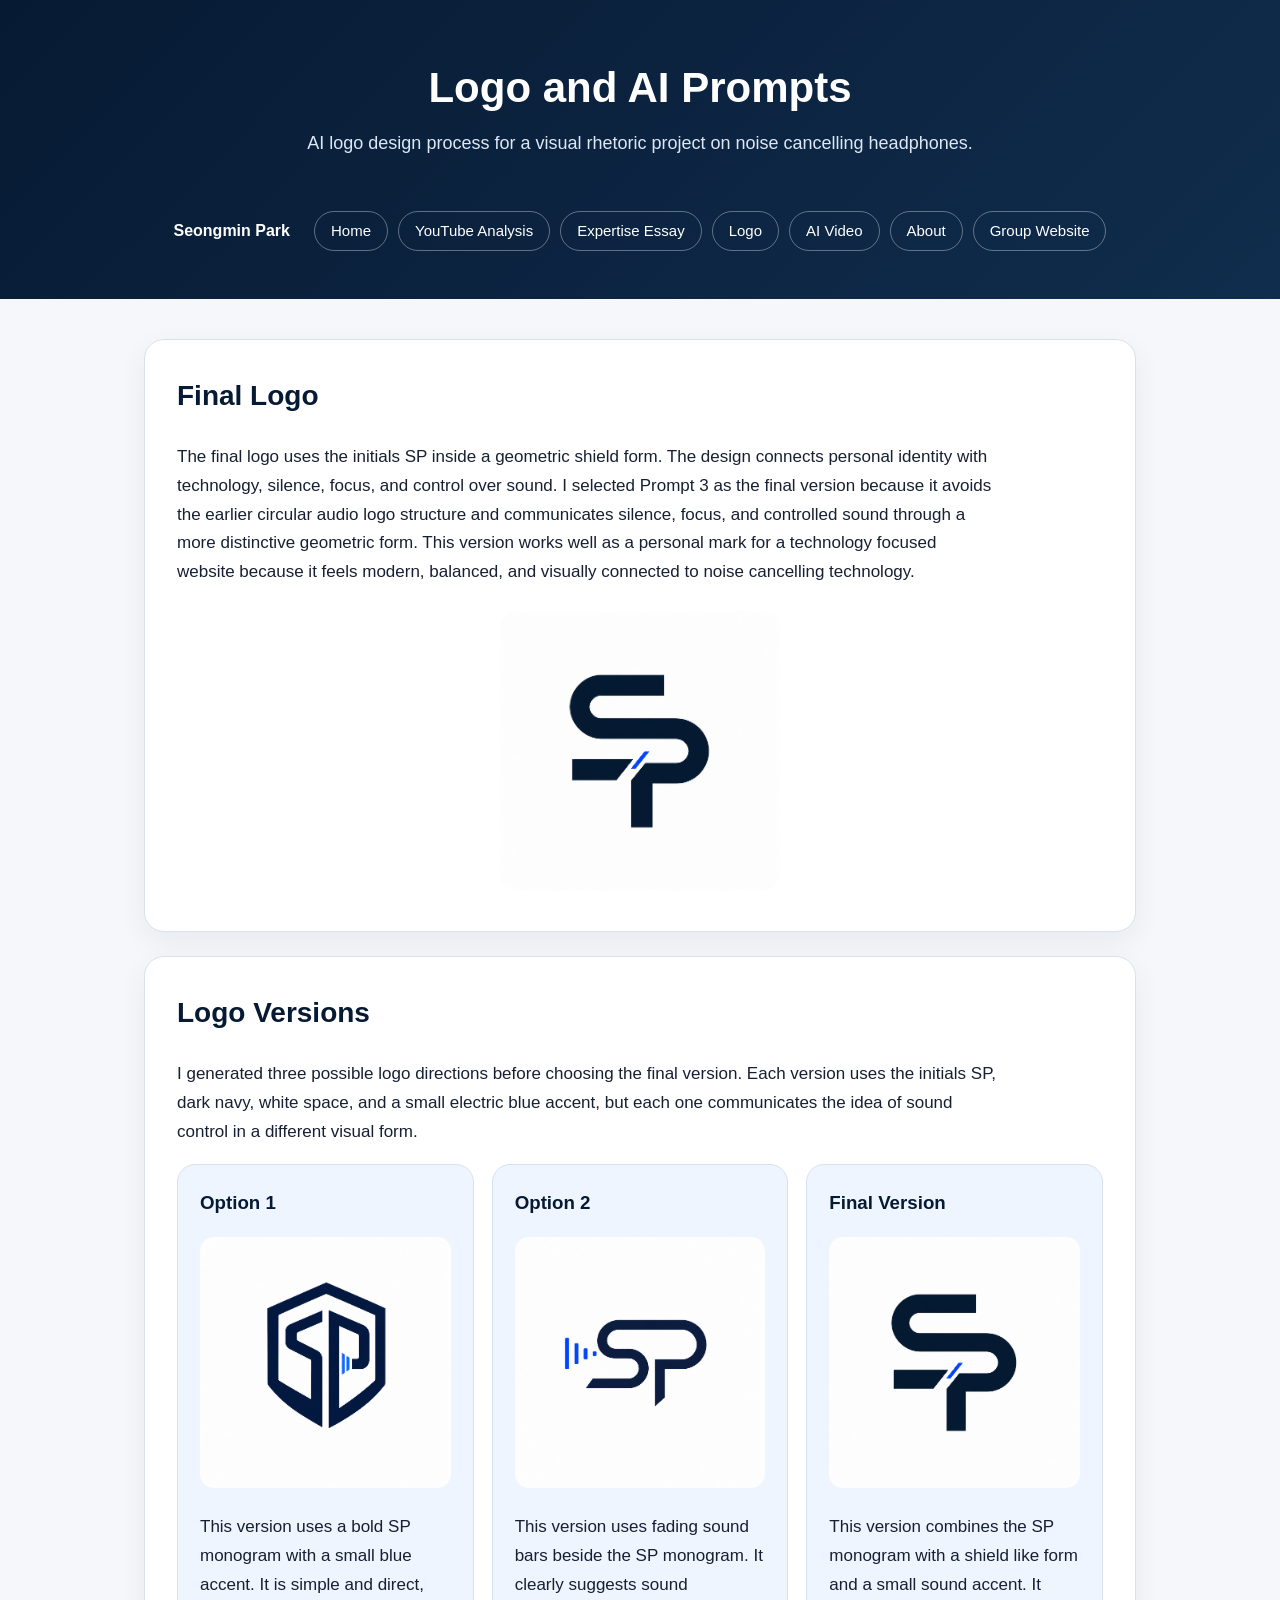
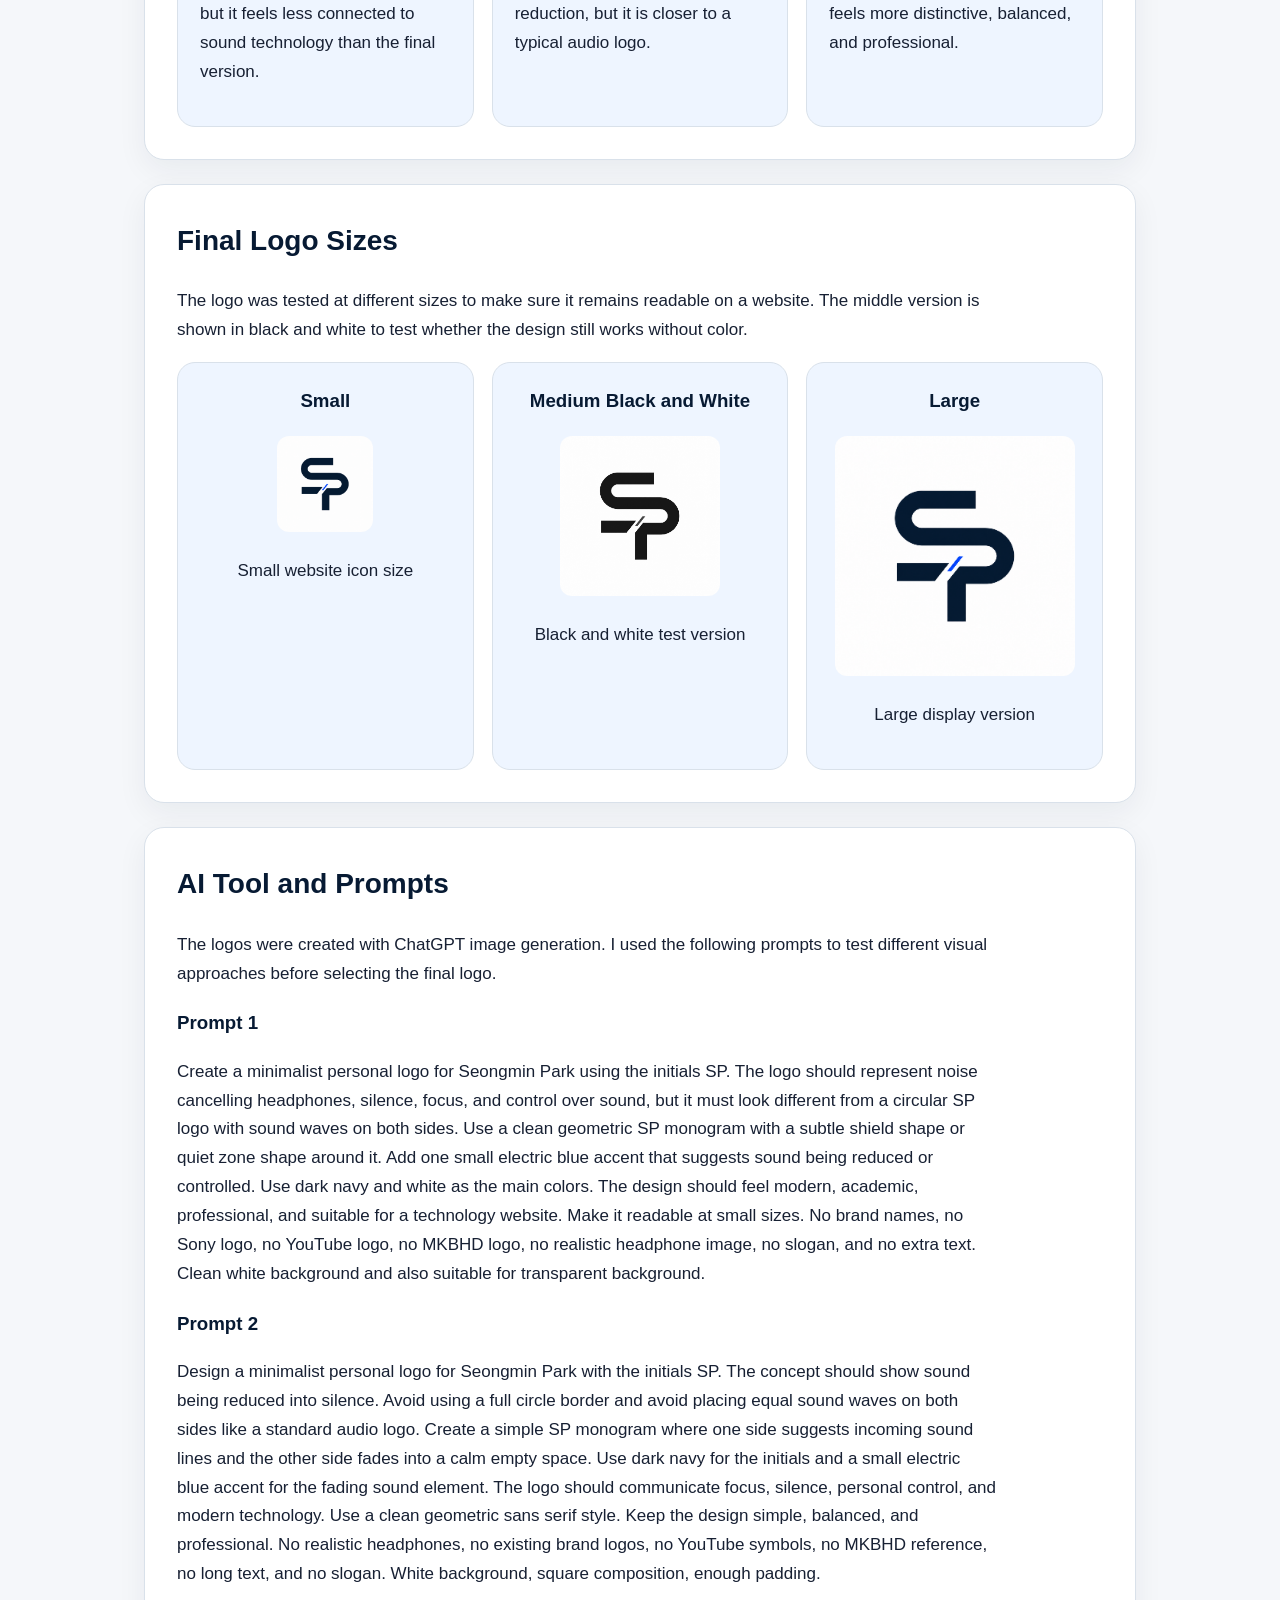
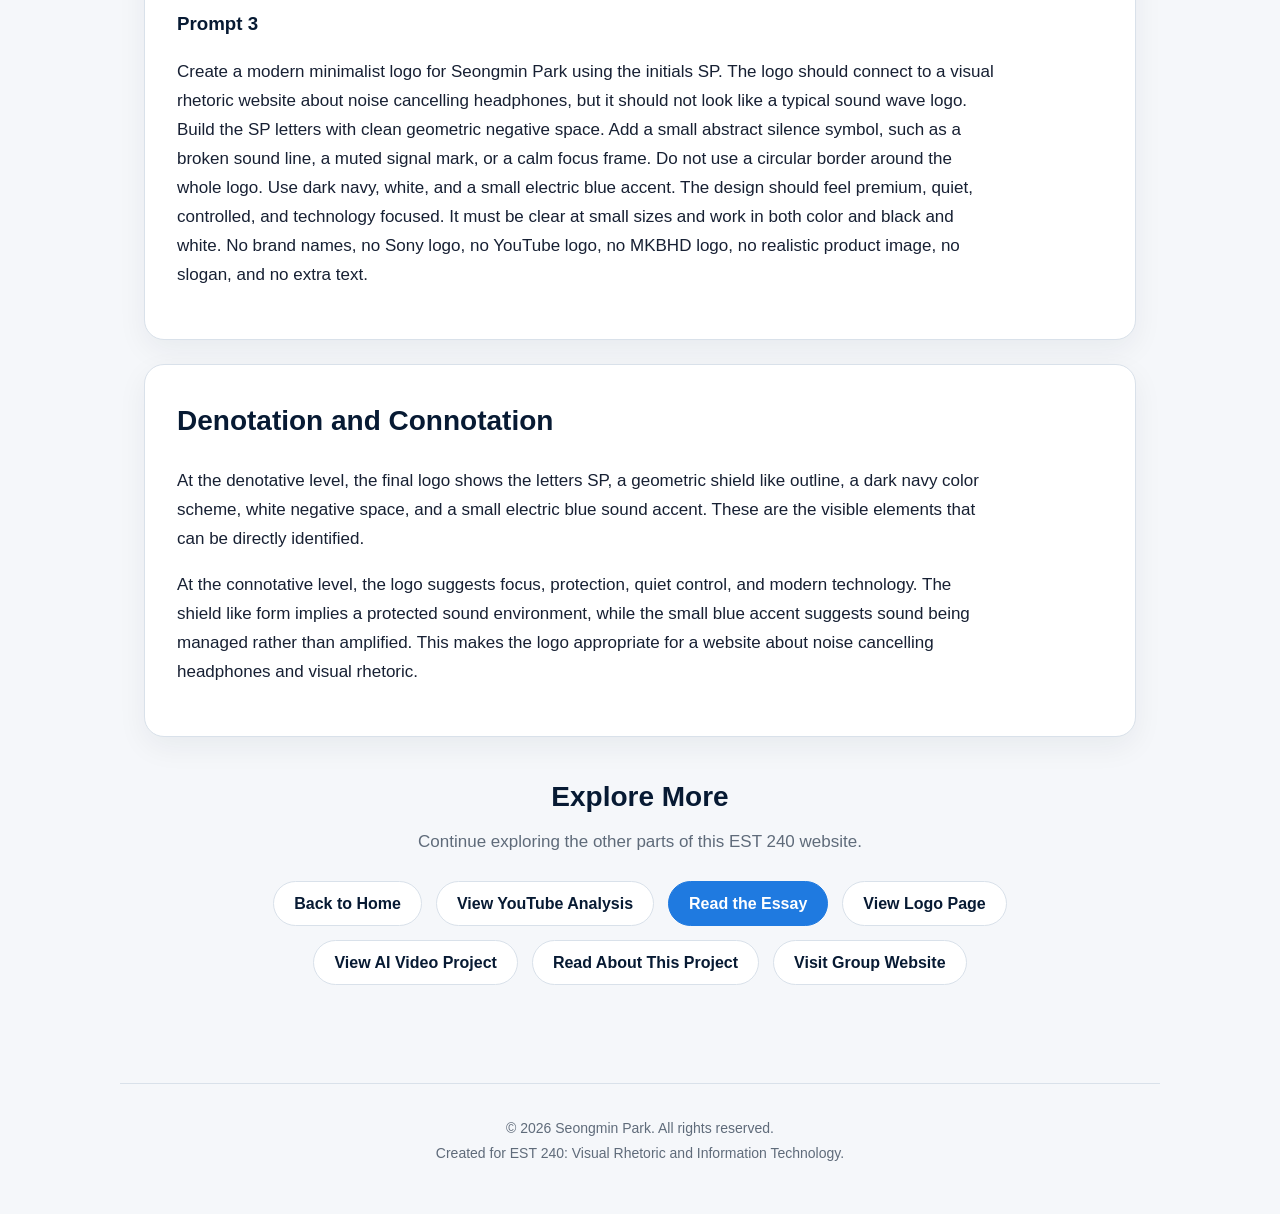
<file: logo.html>
<!DOCTYPE html>
<html lang="en">
<head>
  <meta charset="UTF-8">
  <meta name="viewport" content="width=device-width, initial-scale=1.0">
  <title>Logo | Seongmin Park EST 240</title>
  <link rel="stylesheet" href="style.css">
</head>
<body>
  <header>
    <h1>Logo and AI Prompts</h1>
    <p>AI logo design process for a visual rhetoric project on noise cancelling headphones.</p>

      <nav>
<nav>
  <div class="site-name">Seongmin Park</div>

  <div class="nav-links">
    <a href="index.html">Home</a>
    <a href="youtube-analysis.html">YouTube Analysis</a>
    <a href="essay.html">Expertise Essay</a>
    <a href="logo.html">Logo</a>
    <a href="ai-video.html">AI Video</a>
    <a href="about.html">About</a>
    <a href="https://ericshpark.github.io/dyskei/index.html" target="_blank" rel="noopener">Group Website</a>
  </div>
</nav>
  </header>

  <main>
    <section>
      <h2>Final Logo</h2>
      <p>
        The final logo uses the initials SP inside a geometric shield form. The design connects personal identity with
        technology, silence, focus, and control over sound. I selected Prompt 3 as the final version because it avoids the
        earlier circular audio logo structure and communicates silence, focus, and controlled sound through a more distinctive
        geometric form. This version works well as a personal mark for a technology focused website because it feels modern,
        balanced, and visually connected to noise cancelling technology.
      </p>

      <div style="text-align: center; margin-top: 24px;">
        <img src="logo-final.png" alt="Final SP logo for Seongmin Park" style="max-width: 280px; width: 100%; border-radius: 18px;">
      </div>
    </section>

    <section>
      <h2>Logo Versions</h2>
      <p>
        I generated three possible logo directions before choosing the final version. Each version uses the initials SP,
        dark navy, white space, and a small electric blue accent, but each one communicates the idea of sound control in
        a different visual form.
      </p>

      <div class="card-grid">
        <div class="card">
          <h3>Option 1</h3>
          <img src="logo-option-1.png" alt="Logo option 1" style="width: 100%; border-radius: 14px;">
          <p>
            This version uses a bold SP monogram with a small blue accent. It is simple and direct, but it feels less
            connected to sound technology than the final version.
          </p>
        </div>

        <div class="card">
          <h3>Option 2</h3>
          <img src="logo-option-2.png" alt="Logo option 2" style="width: 100%; border-radius: 14px;">
          <p>
            This version uses fading sound bars beside the SP monogram. It clearly suggests sound reduction, but it is
            closer to a typical audio logo.
          </p>
        </div>

        <div class="card">
          <h3>Final Version</h3>
          <img src="logo-final.png" alt="Final logo option" style="width: 100%; border-radius: 14px;">
          <p>
            This version combines the SP monogram with a shield like form and a small sound accent. It feels more
            distinctive, balanced, and professional.
          </p>
        </div>
      </div>
    </section>

    <section>
      <h2>Final Logo Sizes</h2>
      <p>
        The logo was tested at different sizes to make sure it remains readable on a website. The middle version is shown
        in black and white to test whether the design still works without color.
      </p>

      <div class="card-grid">
        <div class="card" style="text-align: center;">
          <h3>Small</h3>
          <img src="logo-final.png" alt="Small final logo" style="width: 96px; border-radius: 12px;">
          <p>Small website icon size</p>
        </div>

        <div class="card" style="text-align: center;">
          <h3>Medium Black and White</h3>
          <img src="logo-final.png" alt="Medium black and white logo" style="width: 160px; filter: grayscale(100%); border-radius: 12px;">
          <p>Black and white test version</p>
        </div>

        <div class="card" style="text-align: center;">
          <h3>Large</h3>
          <img src="logo-final.png" alt="Large final logo" style="width: 240px; border-radius: 12px;">
          <p>Large display version</p>
        </div>
      </div>
    </section>

    <section>
      <h2>AI Tool and Prompts</h2>
      <p>
        The logos were created with ChatGPT image generation. I used the following prompts to test different visual
        approaches before selecting the final logo.
      </p>

      <h3>Prompt 1</h3>
      <p>
        Create a minimalist personal logo for Seongmin Park using the initials SP. The logo should represent noise
        cancelling headphones, silence, focus, and control over sound, but it must look different from a circular SP logo
        with sound waves on both sides. Use a clean geometric SP monogram with a subtle shield shape or quiet zone shape
        around it. Add one small electric blue accent that suggests sound being reduced or controlled. Use dark navy and
        white as the main colors. The design should feel modern, academic, professional, and suitable for a technology
        website. Make it readable at small sizes. No brand names, no Sony logo, no YouTube logo, no MKBHD logo, no
        realistic headphone image, no slogan, and no extra text. Clean white background and also suitable for transparent
        background.
      </p>

      <h3>Prompt 2</h3>
      <p>
        Design a minimalist personal logo for Seongmin Park with the initials SP. The concept should show sound being
        reduced into silence. Avoid using a full circle border and avoid placing equal sound waves on both sides like a
        standard audio logo. Create a simple SP monogram where one side suggests incoming sound lines and the other side
        fades into a calm empty space. Use dark navy for the initials and a small electric blue accent for the fading
        sound element. The logo should communicate focus, silence, personal control, and modern technology. Use a clean
        geometric sans serif style. Keep the design simple, balanced, and professional. No realistic headphones, no
        existing brand logos, no YouTube symbols, no MKBHD reference, no long text, and no slogan. White background,
        square composition, enough padding.
      </p>

      <h3>Prompt 3</h3>
      <p>
        Create a modern minimalist logo for Seongmin Park using the initials SP. The logo should connect to a visual
        rhetoric website about noise cancelling headphones, but it should not look like a typical sound wave logo. Build
        the SP letters with clean geometric negative space. Add a small abstract silence symbol, such as a broken sound
        line, a muted signal mark, or a calm focus frame. Do not use a circular border around the whole logo. Use dark
        navy, white, and a small electric blue accent. The design should feel premium, quiet, controlled, and technology
        focused. It must be clear at small sizes and work in both color and black and white. No brand names, no Sony logo,
        no YouTube logo, no MKBHD logo, no realistic product image, no slogan, and no extra text.
      </p>
    </section>

    <section>
      <h2>Denotation and Connotation</h2>
      <p>
        At the denotative level, the final logo shows the letters SP, a geometric shield like outline, a dark navy color
        scheme, white negative space, and a small electric blue sound accent. These are the visible elements that can be
        directly identified.
      </p>
      <p>
        At the connotative level, the logo suggests focus, protection, quiet control, and modern technology. The shield
        like form implies a protected sound environment, while the small blue accent suggests sound being managed rather
        than amplified. This makes the logo appropriate for a website about noise cancelling headphones and visual rhetoric.
      </p>
    </section>
<section class="page-navigation">
  <h2>Explore More</h2>
  <p>Continue exploring the other parts of this EST 240 website.</p>

  <div class="button-row">
    <a class="button secondary" href="index.html">Back to Home</a>
    <a class="button secondary" href="youtube-analysis.html">View YouTube Analysis</a>
    <a class="button" href="essay.html">Read the Essay</a>
    <a class="button secondary" href="logo.html">View Logo Page</a>
    <a class="button secondary" href="ai-video.html">View AI Video Project</a>
    <a class="button secondary" href="about.html">Read About This Project</a>
    <a class="button secondary" href="https://ericshpark.github.io/dyskei/index.html" target="_blank" rel="noopener">Visit Group Website</a>
  </div>
</section>
  </main>

 <footer>
  <p>&copy; 2026 Seongmin Park. All rights reserved.</p>
  <p>Created for EST 240: Visual Rhetoric and Information Technology.</p>
</footer>
    <script data-goatcounter="https://seongminpark.goatcounter.com/count"
          async src="https://gc.zgo.at/count.js"></script>
</body>
</html>
</file>
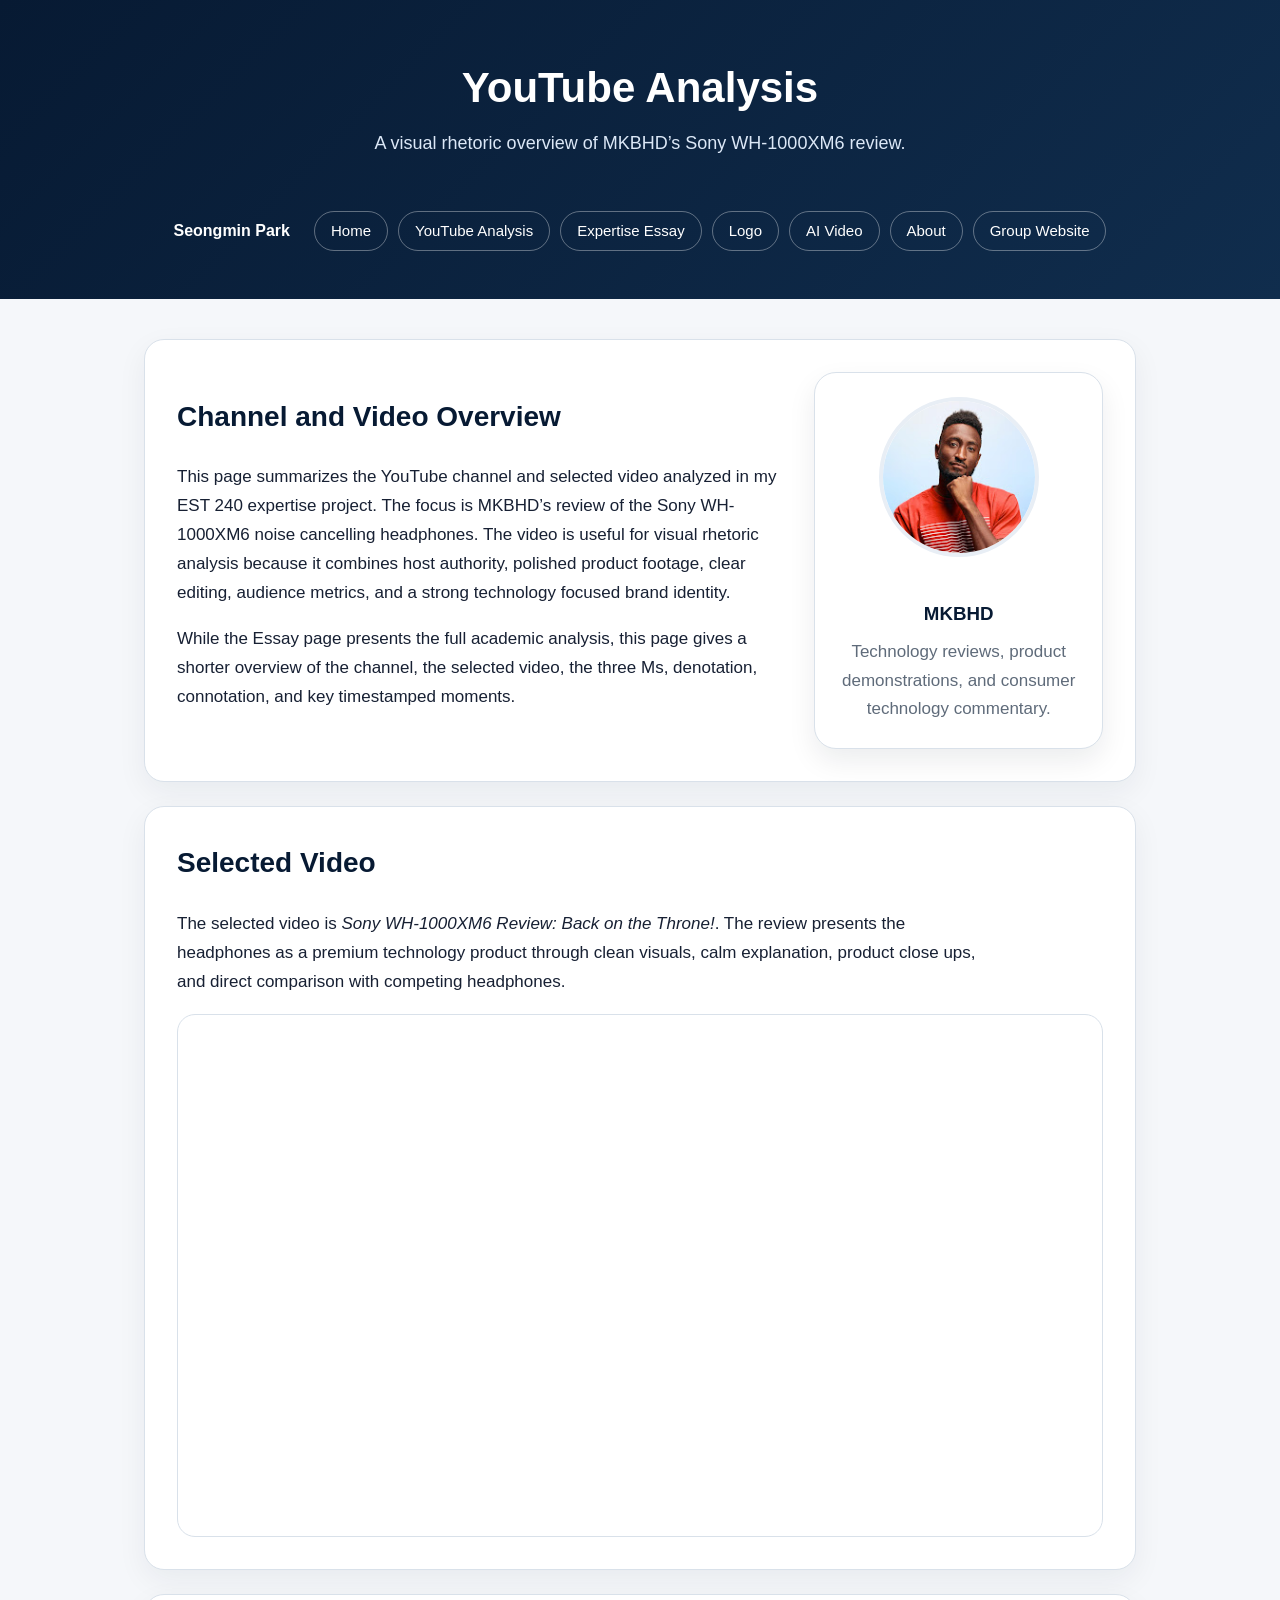
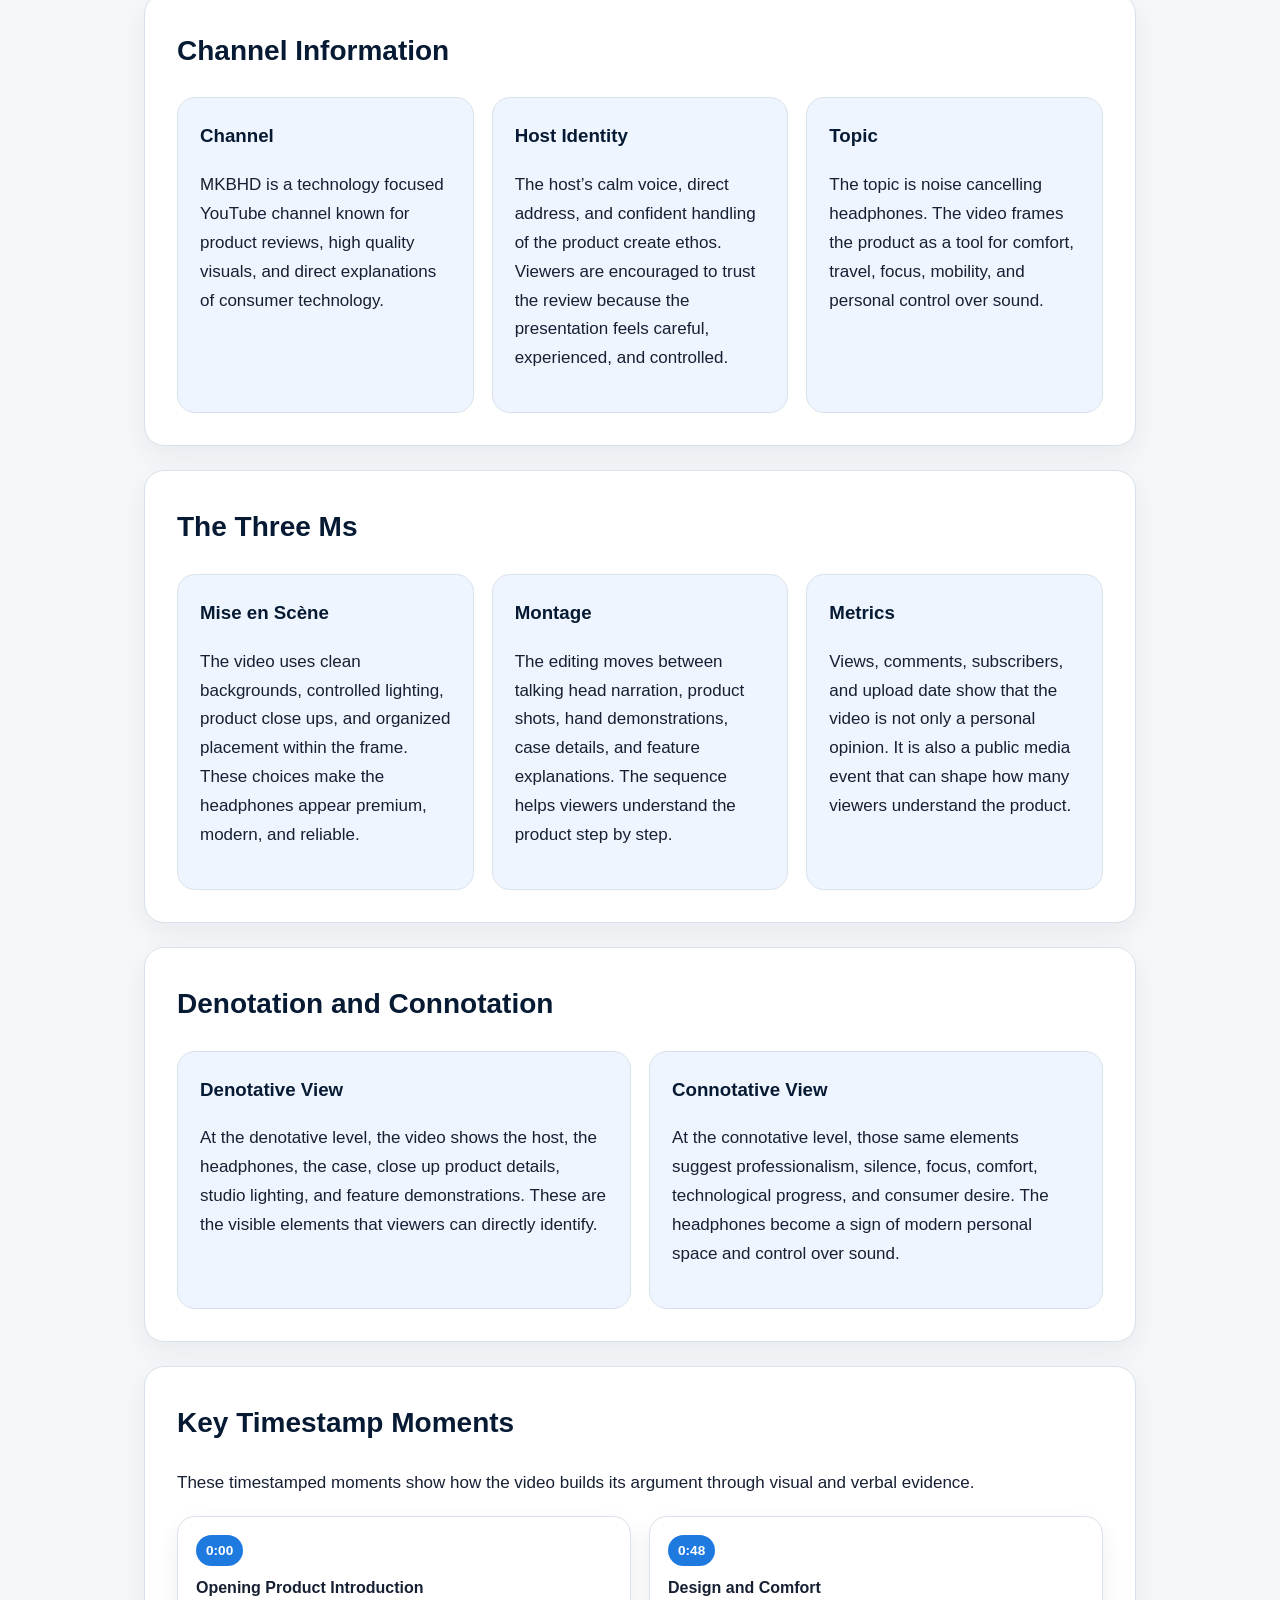
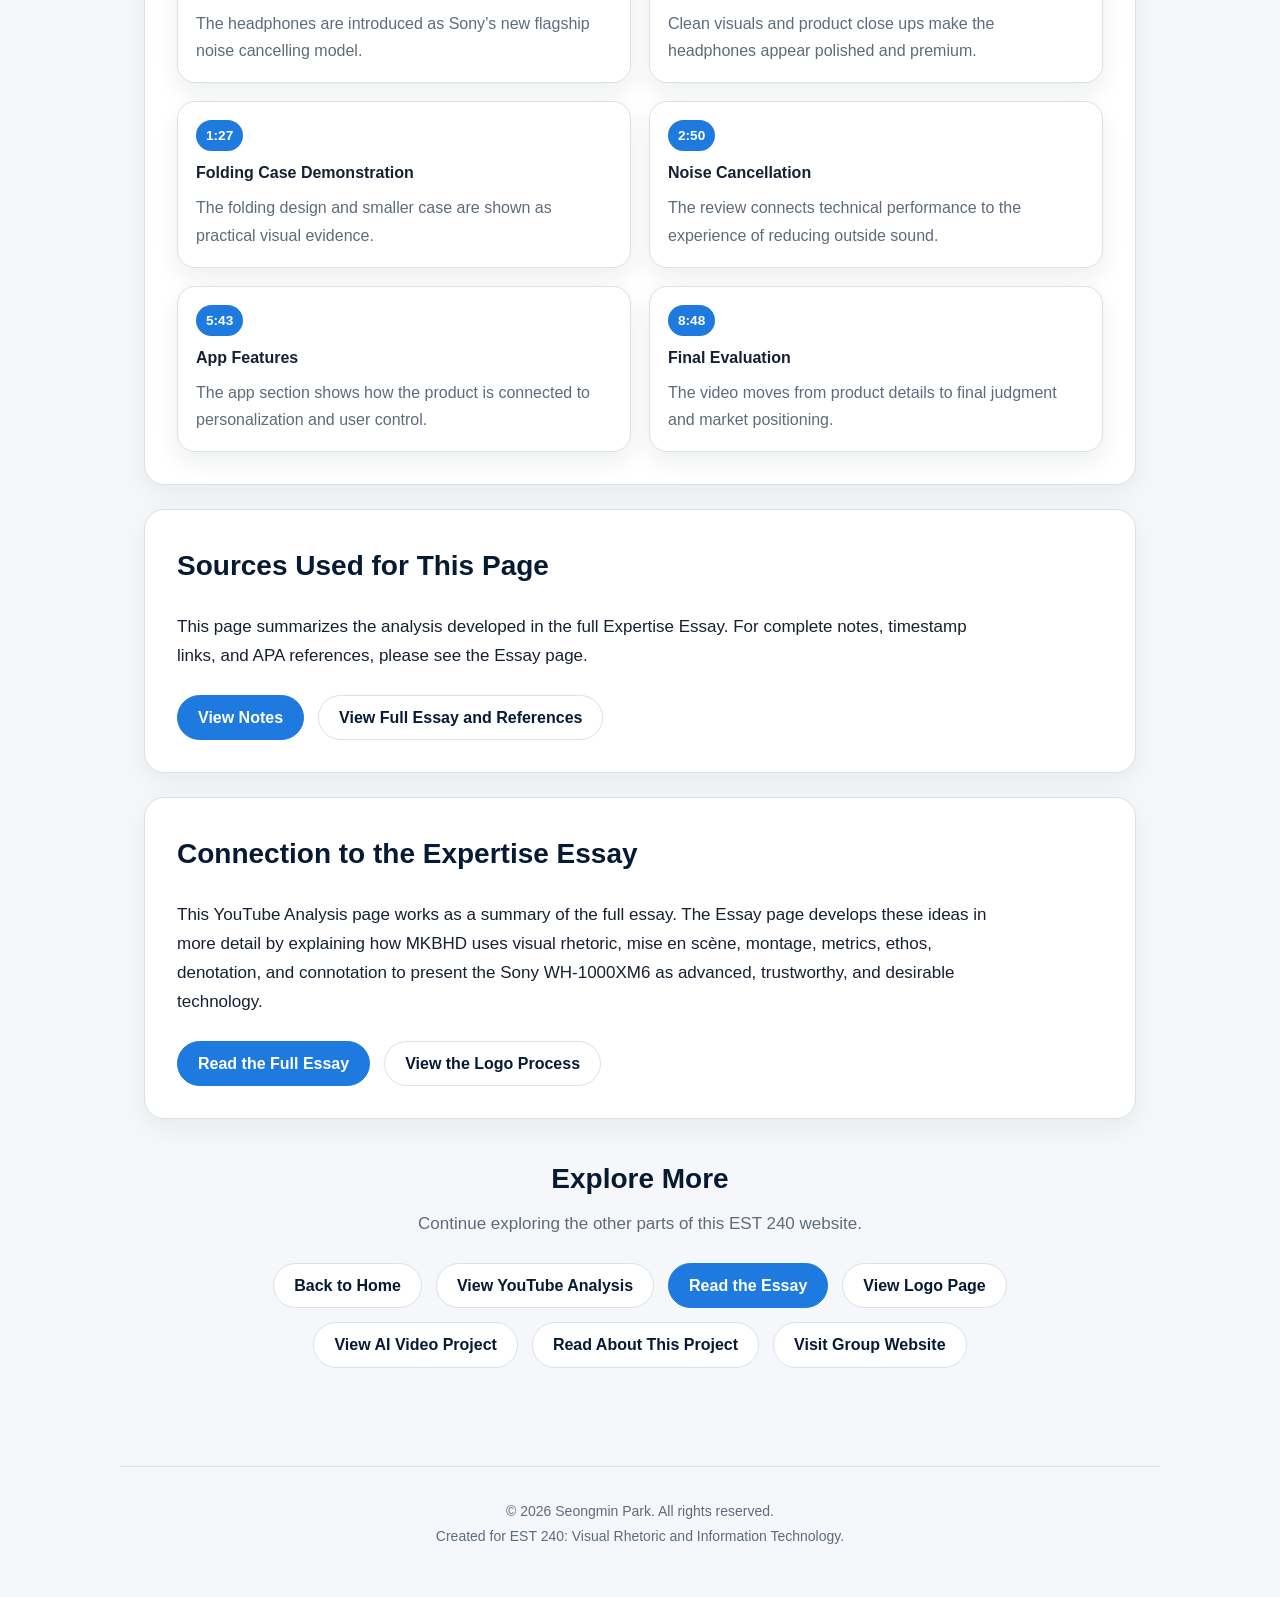
<file: youtube-analysis.html>
<!DOCTYPE html>
<html lang="en">
<head>
  <meta charset="UTF-8">
  <meta name="viewport" content="width=device-width, initial-scale=1.0">
  <title>YouTube Analysis | Seongmin Park EST 240</title>
  <link rel="stylesheet" href="style.css">
</head>
<body>
  <header id="top">
    <h1>YouTube Analysis</h1>
    <p>A visual rhetoric overview of MKBHD’s Sony WH-1000XM6 review.</p>

   <nav>
<nav>
  <div class="site-name">Seongmin Park</div>

  <div class="nav-links">
    <a href="index.html">Home</a>
    <a href="youtube-analysis.html">YouTube Analysis</a>
    <a href="essay.html">Expertise Essay</a>
    <a href="logo.html">Logo</a>
    <a href="ai-video.html">AI Video</a>
    <a href="about.html">About</a>
    <a href="https://ericshpark.github.io/dyskei/index.html" target="_blank" rel="noopener">Group Website</a>
  </div>
</nav>
  </header>

  <main>
    <section class="analysis-hero">
      <div class="analysis-hero-text">
        <h2>Channel and Video Overview</h2>
        <p>
          This page summarizes the YouTube channel and selected video analyzed in my EST 240 expertise project.
          The focus is MKBHD’s review of the Sony WH-1000XM6 noise cancelling headphones. The video is useful for
          visual rhetoric analysis because it combines host authority, polished product footage, clear editing,
          audience metrics, and a strong technology focused brand identity.
        </p>

        <p>
          While the Essay page presents the full academic analysis, this page gives a shorter overview of the channel,
          the selected video, the three Ms, denotation, connotation, and key timestamped moments.
        </p>
      </div>

      <div class="analysis-profile">
        <img src="marques-brownlee.jpg" alt="Portrait of the technology reviewer featured in the selected YouTube analysis" class="analysis-portrait">
        <h3>MKBHD</h3>
        <p>Technology reviews, product demonstrations, and consumer technology commentary.</p>
      </div>
    </section>

    <section>
      <h2>Selected Video</h2>
      <p>
        The selected video is <em>Sony WH-1000XM6 Review: Back on the Throne!</em>. The review presents the headphones as
        a premium technology product through clean visuals, calm explanation, product close ups, and direct comparison with
        competing headphones.
      </p>

      <div style="position: relative; padding-bottom: 56.25%; height: 0; overflow: hidden; border-radius: 18px; border: 1px solid #d9e1ea;">
        <iframe
          src="https://www.youtube.com/embed/XbXXKhfvSF0"
          title="Sony WH-1000XM6 Review: Back on the Throne"
          style="position: absolute; top: 0; left: 0; width: 100%; height: 100%; border: 0;"
          allow="accelerometer; autoplay; clipboard-write; encrypted-media; gyroscope; picture-in-picture; web-share"
          allowfullscreen>
        </iframe>
      </div>
    </section>

    <section>
      <h2>Channel Information</h2>

      <div class="card-grid">
        <div class="card">
          <h3>Channel</h3>
          <p>
            MKBHD is a technology focused YouTube channel known for product reviews, high quality visuals, and direct
            explanations of consumer technology.
          </p>
        </div>

        <div class="card">
          <h3>Host Identity</h3>
          <p>
            The host’s calm voice, direct address, and confident handling of the product create ethos. Viewers are encouraged
            to trust the review because the presentation feels careful, experienced, and controlled.
          </p>
        </div>

        <div class="card">
          <h3>Topic</h3>
          <p>
            The topic is noise cancelling headphones. The video frames the product as a tool for comfort, travel, focus,
            mobility, and personal control over sound.
          </p>
        </div>
      </div>
    </section>

    <section>
      <h2>The Three Ms</h2>

      <div class="card-grid">
        <div class="card">
          <h3>Mise en Scène</h3>
          <p>
            The video uses clean backgrounds, controlled lighting, product close ups, and organized placement within the
            frame. These choices make the headphones appear premium, modern, and reliable.
          </p>
        </div>

        <div class="card">
          <h3>Montage</h3>
          <p>
            The editing moves between talking head narration, product shots, hand demonstrations, case details, and feature
            explanations. The sequence helps viewers understand the product step by step.
          </p>
        </div>

        <div class="card">
          <h3>Metrics</h3>
          <p>
            Views, comments, subscribers, and upload date show that the video is not only a personal opinion. It is also a
            public media event that can shape how many viewers understand the product.
          </p>
        </div>
      </div>
    </section>

    <section>
      <h2>Denotation and Connotation</h2>

      <div class="analysis-points">
        <div class="card">
          <h3>Denotative View</h3>
          <p>
            At the denotative level, the video shows the host, the headphones, the case, close up product details, studio
            lighting, and feature demonstrations. These are the visible elements that viewers can directly identify.
          </p>
        </div>

        <div class="card">
          <h3>Connotative View</h3>
          <p>
            At the connotative level, those same elements suggest professionalism, silence, focus, comfort, technological
            progress, and consumer desire. The headphones become a sign of modern personal space and control over sound.
          </p>
        </div>
      </div>
    </section>

    <section>
      <h2>Key Timestamp Moments</h2>
      <p>
        These timestamped moments show how the video builds its argument through visual and verbal evidence.
      </p>

      <div class="timestamp-grid">
        <a class="timestamp-card" href="https://www.youtube.com/watch?v=XbXXKhfvSF0&t=0s" target="_blank">
          <span class="timestamp-label">0:00</span>
          <strong>Opening Product Introduction</strong>
          <span>The headphones are introduced as Sony’s new flagship noise cancelling model.</span>
        </a>

        <a class="timestamp-card" href="https://www.youtube.com/watch?v=XbXXKhfvSF0&t=48s" target="_blank">
          <span class="timestamp-label">0:48</span>
          <strong>Design and Comfort</strong>
          <span>Clean visuals and product close ups make the headphones appear polished and premium.</span>
        </a>

        <a class="timestamp-card" href="https://www.youtube.com/watch?v=XbXXKhfvSF0&t=87s" target="_blank">
          <span class="timestamp-label">1:27</span>
          <strong>Folding Case Demonstration</strong>
          <span>The folding design and smaller case are shown as practical visual evidence.</span>
        </a>

        <a class="timestamp-card" href="https://www.youtube.com/watch?v=XbXXKhfvSF0&t=170s" target="_blank">
          <span class="timestamp-label">2:50</span>
          <strong>Noise Cancellation</strong>
          <span>The review connects technical performance to the experience of reducing outside sound.</span>
        </a>

        <a class="timestamp-card" href="https://www.youtube.com/watch?v=XbXXKhfvSF0&t=343s" target="_blank">
          <span class="timestamp-label">5:43</span>
          <strong>App Features</strong>
          <span>The app section shows how the product is connected to personalization and user control.</span>
        </a>

        <a class="timestamp-card" href="https://www.youtube.com/watch?v=XbXXKhfvSF0&t=528s" target="_blank">
          <span class="timestamp-label">8:48</span>
          <strong>Final Evaluation</strong>
          <span>The video moves from product details to final judgment and market positioning.</span>
        </a>
      </div>
    </section>

    <section>
      <h2>Sources Used for This Page</h2>
      <p>
        This page summarizes the analysis developed in the full Expertise Essay. For complete notes, timestamp links,
        and APA references, please see the Essay page.
      </p>

      <div class="button-row">
        <a class="button" href="essay.html#note-1">View Notes</a>
        <a class="button secondary" href="essay.html">View Full Essay and References</a>
      </div>
    </section>

    <section>
      <h2>Connection to the Expertise Essay</h2>
      <p>
        This YouTube Analysis page works as a summary of the full essay. The Essay page develops these ideas in more detail
        by explaining how MKBHD uses visual rhetoric, mise en scène, montage, metrics, ethos, denotation, and connotation
        to present the Sony WH-1000XM6 as advanced, trustworthy, and desirable technology.
      </p>

      <div class="button-row">
        <a class="button" href="essay.html">Read the Full Essay</a>
        <a class="button secondary" href="logo.html">View the Logo Process</a>
      </div>
    </section>

  <section class="page-navigation">
  <h2>Explore More</h2>
  <p>Continue exploring the other parts of this EST 240 website.</p>

  <div class="button-row">
    <a class="button secondary" href="index.html">Back to Home</a>
    <a class="button secondary" href="youtube-analysis.html">View YouTube Analysis</a>
    <a class="button" href="essay.html">Read the Essay</a>
    <a class="button secondary" href="logo.html">View Logo Page</a>
    <a class="button secondary" href="ai-video.html">View AI Video Project</a>
    <a class="button secondary" href="about.html">Read About This Project</a>
    <a class="button secondary" href="https://ericshpark.github.io/dyskei/index.html" target="_blank" rel="noopener">Visit Group Website</a>
  </div>
</section>
  </main>

  <footer>
    <p>&copy; 2026 Seongmin Park. All rights reserved.</p>
    <p>Created for EST 240: Visual Rhetoric and Information Technology.</p>
  </footer>
    <script data-goatcounter="https://seongminpark.goatcounter.com/count"
          async src="https://gc.zgo.at/count.js"></script>
</body>
</html>
</file>
<file: style.css>
:root {
  --navy: #071a33;
  --blue: #1f7ae0;
  --light-blue: #eef5ff;
  --light-gray: #f5f7fa;
  --text: #172033;
  --muted: #5f6b7a;
  --white: #ffffff;
  --border: #d9e1ea;
}

* {
  box-sizing: border-box;
}

html {
  scroll-behavior: smooth;
}

body {
  margin: 0;
  font-family: Arial, Helvetica, sans-serif;
  color: var(--text);
  background: var(--light-gray);
  line-height: 1.7;
}

header {
  background: linear-gradient(135deg, var(--navy), #102d4d);
  color: var(--white);
  padding: 64px 24px 48px;
  text-align: center;
}

header h1 {
  max-width: 900px;
  margin: 0 auto 16px;
  font-size: 42px;
  line-height: 1.15;
}

header p {
  max-width: 720px;
  margin: 0 auto 28px;
  color: #dce8f7;
  font-size: 18px;
}

.home-hero {
  padding: 72px 24px 56px;
}

.hero-content {
  max-width: 960px;
  margin: 0 auto;
}

.hero-logo {
  width: 140px;
  height: 140px;
  object-fit: contain;
  background: var(--white);
  border-radius: 28px;
  padding: 18px;
  margin-bottom: 26px;
  box-shadow: 0 18px 45px rgba(0, 0, 0, 0.18);
}

nav {
  display: flex;
  justify-content: center;
  align-items: center;
  gap: 18px;
  flex-wrap: wrap;
  margin-top: 24px;
}

.site-name {
  color: var(--white);
  font-weight: 700;
  margin-right: 6px;
}

.nav-links {
  display: flex;
  justify-content: center;
  gap: 10px;
  flex-wrap: wrap;
}

.nav-links a {
  color: var(--white);
  text-decoration: none;
  border: 1px solid rgba(255, 255, 255, 0.35);
  padding: 10px 16px;
  border-radius: 999px;
  font-size: 15px;
  line-height: 1.2;
}

.nav-links a:hover {
  background: rgba(255, 255, 255, 0.14);
}

main {
  max-width: 1040px;
  margin: 0 auto;
  padding: 40px 24px;
}

section {
  background: var(--white);
  border: 1px solid var(--border);
  border-radius: 20px;
  padding: 32px;
  margin-bottom: 24px;
  box-shadow: 0 10px 30px rgba(7, 26, 51, 0.06);
}

h2 {
  color: var(--navy);
  margin-top: 0;
  font-size: 28px;
}

h3 {
  color: var(--navy);
}

p {
  font-size: 17px;
}

a {
  color: var(--blue);
}

section p,
section ol {
  max-width: 820px;
}

ol {
  margin: 0;
  padding-left: 22px;
}

li {
  margin-bottom: 6px;
}

.button-row {
  display: flex;
  gap: 14px;
  flex-wrap: wrap;
  margin-top: 24px;
  align-items: center;
}

.button,
.btn,
.card a,
.page-navigation a {
  display: inline-flex;
  align-items: center;
  justify-content: center;
  width: fit-content;
  min-height: 44px;
  background: var(--blue);
  color: var(--white);
  text-decoration: none;
  padding: 12px 20px;
  border-radius: 999px;
  font-weight: 700;
  border: 1px solid var(--blue);
  line-height: 1.2;
  transition: transform 0.18s ease, box-shadow 0.18s ease, background 0.18s ease;
}

.button.secondary,
.btn.secondary,
.page-navigation a.secondary {
  background: var(--white);
  color: var(--navy);
  border: 1px solid var(--border);
}

.button:hover,
.btn:hover,
.card a:hover,
.page-navigation a:hover {
  transform: translateY(-1px);
  box-shadow: 0 8px 18px rgba(15, 23, 42, 0.12);
  text-decoration: none;
}

.card-grid {
  display: grid;
  grid-template-columns: repeat(3, 1fr);
  gap: 18px;
}

.card {
  background: var(--light-blue);
  border: 1px solid var(--border);
  border-radius: 18px;
  padding: 22px;
}

.card h3 {
  margin-top: 0;
  color: var(--navy);
}

.card p {
  max-width: none;
}

.metrics-card {
  width: calc(100% + 29px);
  max-width: calc(820px + 29px);
  background: var(--light-blue);
  margin: 22px 0 22px -29px;
  padding: 22px 24px;
  border-left: 5px solid var(--blue);
}

.metrics-card p {
  margin: 8px 0;
}

.metrics-card h3 {
  margin: 0 0 14px 0;
}

sup {
  font-size: 0.75em;
  vertical-align: super;
  line-height: 0;
}

sup a {
  text-decoration: none;
  color: var(--blue);
  font-weight: 700;
}

sup a:hover {
  text-decoration: underline;
}

.notes-list {
  max-width: 820px;
}

.notes-list li {
  margin-bottom: 14px;
}

.notes-list a {
  margin-left: 6px;
}

.analysis-hero {
  display: grid;
  grid-template-columns: 1.7fr 0.8fr;
  gap: 24px;
  align-items: center;
}

.analysis-hero-text p {
  max-width: 850px;
}

.analysis-profile {
  background: #ffffff;
  border: 1px solid #d9e1ea;
  border-radius: 22px;
  padding: 24px;
  text-align: center;
  box-shadow: 0 12px 28px rgba(15, 23, 42, 0.08);
}

.analysis-portrait {
  width: 160px;
  height: 160px;
  object-fit: cover;
  border-radius: 50%;
  border: 4px solid #e8eef5;
  margin-bottom: 14px;
}

.analysis-profile h3 {
  margin-bottom: 8px;
}

.analysis-profile p {
  margin: 0;
  color: var(--muted);
}

.analysis-points {
  display: grid;
  grid-template-columns: 1fr 1fr;
  gap: 18px;
}

.timestamp-grid {
  display: grid;
  grid-template-columns: repeat(2, minmax(0, 1fr));
  gap: 18px;
  margin-top: 18px;
}

.timestamp-card {
  display: flex;
  flex-direction: column;
  gap: 8px;
  background: #ffffff;
  border: 1px solid #d9e1ea;
  border-radius: 18px;
  padding: 18px;
  text-decoration: none;
  color: var(--text);
  box-shadow: 0 10px 24px rgba(15, 23, 42, 0.07);
  transition: transform 0.18s ease, box-shadow 0.18s ease;
}

.timestamp-card:hover {
  transform: translateY(-3px);
  box-shadow: 0 16px 32px rgba(15, 23, 42, 0.12);
}

.timestamp-label {
  display: inline-block;
  width: fit-content;
  background: var(--blue);
  color: #ffffff;
  border-radius: 999px;
  padding: 4px 10px;
  font-size: 0.85rem;
  font-weight: 700;
}

.timestamp-card span:last-child {
  color: var(--muted);
}

.video-card {
  background: var(--light-blue);
  border: 1px solid var(--border);
  border-radius: 22px;
  padding: 20px;
}

video {
  width: 100%;
  display: block;
  border-radius: 16px;
  background: #000000;
}

.caption {
  color: var(--muted);
  font-size: 15px;
  margin-top: 14px;
}

.highlight {
  background: var(--light-blue);
  border-left: 5px solid var(--blue);
  padding: 22px;
  border-radius: 14px;
  margin-top: 18px;
}

.prompt-box {
  background: #0f172a;
  color: #e5e7eb;
  border-radius: 18px;
  padding: 24px;
  overflow-x: auto;
  font-size: 15px;
  line-height: 1.7;
  white-space: pre-wrap;
  border: 1px solid #1e293b;
}

.process-list {
  display: grid;
  gap: 16px;
}

.process-item {
  display: grid;
  grid-template-columns: 42px 1fr;
  gap: 16px;
  align-items: start;
  background: var(--light-blue);
  border-radius: 16px;
  padding: 18px;
  border: 1px solid var(--border);
}

.number {
  width: 42px;
  height: 42px;
  border-radius: 50%;
  background: var(--blue);
  color: var(--white);
  display: flex;
  align-items: center;
  justify-content: center;
  font-weight: 700;
}

.page-navigation {
  background: transparent;
  border: none;
  box-shadow: none;
  text-align: center;
  padding-top: 12px;
  padding-bottom: 18px;
}

.page-navigation h2 {
  margin-bottom: 8px;
}

.page-navigation p {
  margin: 0 auto 18px;
  color: var(--muted);
}

.page-navigation .button-row {
  justify-content: center;
}

footer {
  max-width: 1040px;
  margin: 16px auto 0;
  padding: 30px 24px 46px;
  text-align: center;
  color: var(--muted);
  border-top: 1px solid var(--border);
}

footer p {
  margin: 4px 0;
  font-size: 14px;
  line-height: 1.5;
}

@media (max-width: 760px) {
  header h1 {
    font-size: 32px;
  }

  .card-grid,
  .analysis-hero,
  .analysis-points,
  .timestamp-grid {
    grid-template-columns: 1fr;
  }

  section {
    padding: 24px;
  }

  nav {
    gap: 12px;
  }

  .site-name {
    width: 100%;
    margin-right: 0;
  }
}
</file>
